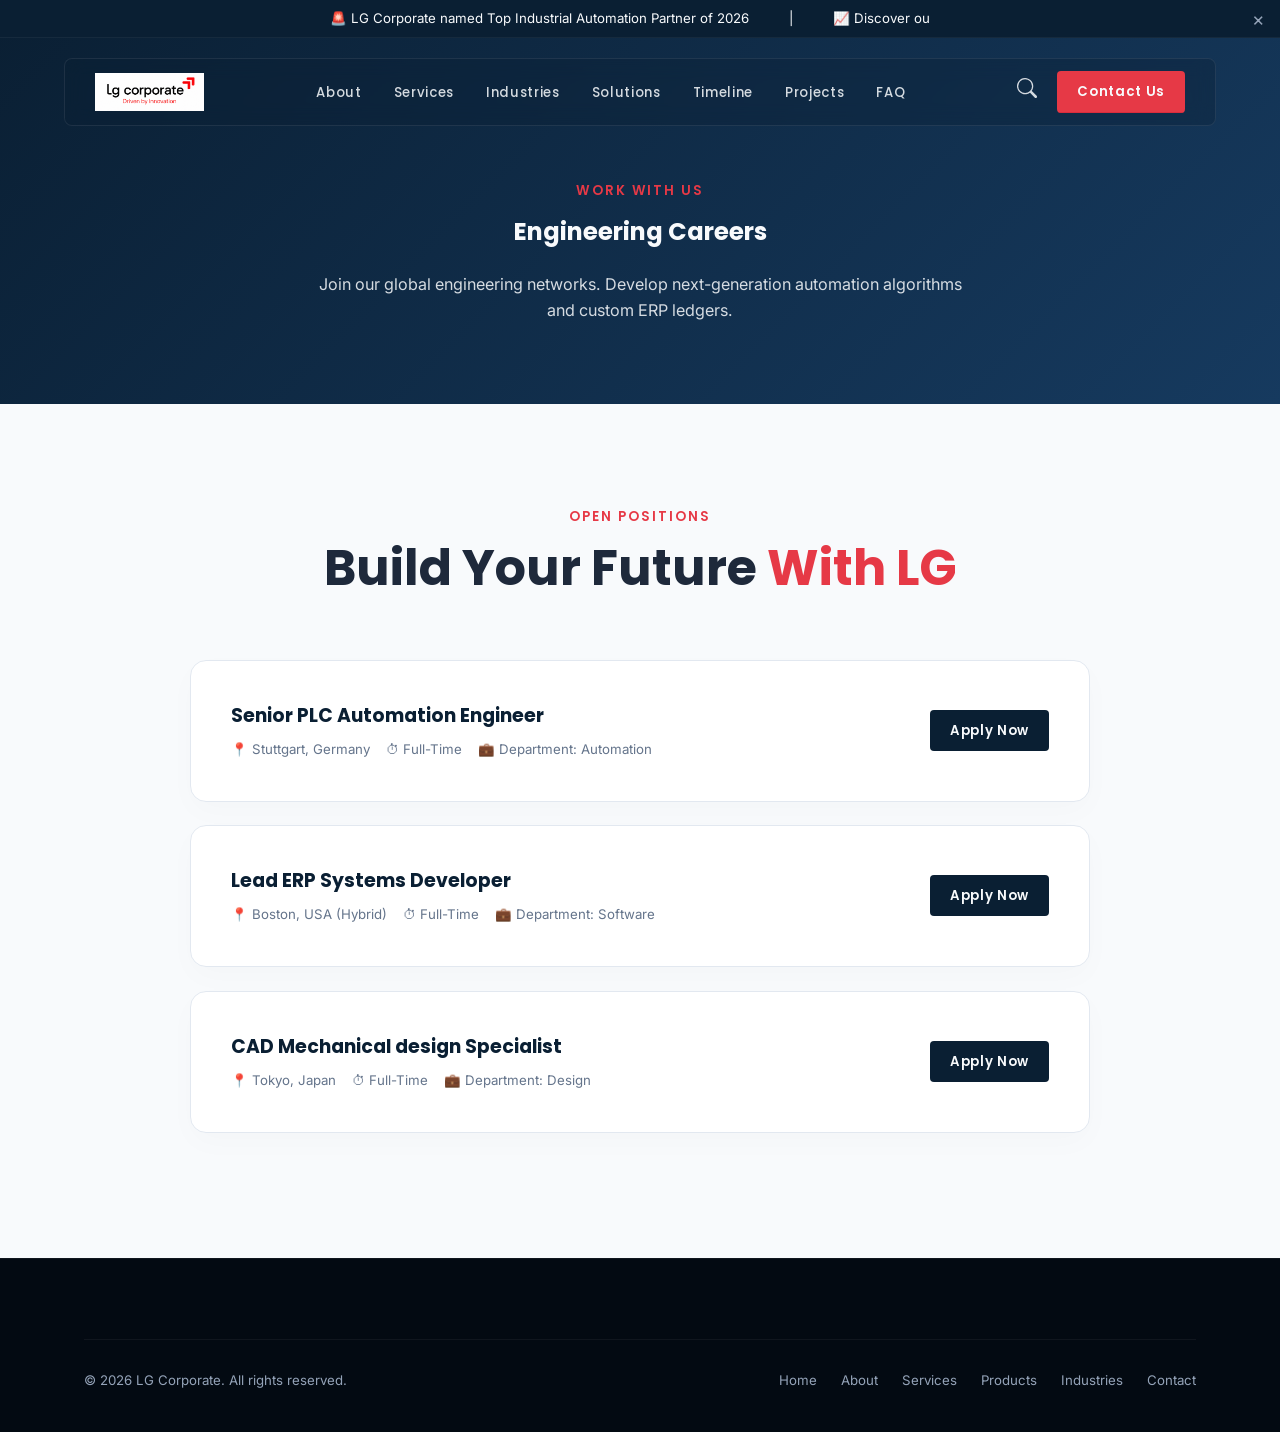
<file: pages/carrers.html>
<!DOCTYPE html>
<html lang="en">
<head>
  <meta charset="UTF-8">
  <meta name="viewport" content="width=device-width, initial-scale=1.0">
  <title>Careers - LG Corporate Engineering Opportunities</title>
  <link rel="shortcut icon" href="../assets/logos/favicon.png" type="image/x-icon">
  <meta name="description" content="Join the elite engineering and software teams at LG Corporate. Explore open positions in industrial automation, CAD design, and database systems.">
  
  <!-- Preconnect to Google Fonts for speed -->
  <link rel="preconnect" href="https://fonts.googleapis.com">
  <link rel="preconnect" href="https://fonts.gstatic.com" crossorigin>

  <!-- Cascading Style Sheets -->
  <link rel="stylesheet" href="../css/utilities.css">
  <link rel="stylesheet" href="../css/animations.css">
  <link rel="stylesheet" href="../css/style.css">
  <link rel="stylesheet" href="../css/responsive.css">
  
  <style>
    .subpage-hero {
      padding: 180px 0 80px 0;
      background: linear-gradient(135deg, var(--color-primary) 0%, var(--color-secondary) 100%);
      color: var(--color-text-light);
      text-align: center;
    }
    .vacancy-card {
      background: #FFFFFF;
      border: 1px solid #E2E8F0;
      border-radius: var(--radius-lg);
      padding: 40px;
      margin-bottom: 24px;
      box-shadow: 0 10px 30px rgba(0, 0, 0, 0.02);
      display: flex;
      justify-content: space-between;
      align-items: center;
      flex-wrap: wrap;
      gap: 20px;
      transition: var(--transition-smooth);
    }
    .vacancy-card:hover {
      transform: translateY(-4px);
      box-shadow: 0 15px 35px rgba(10, 31, 51, 0.04);
      border-color: var(--color-secondary);
    }
    .vacancy-info h3 {
      font-family: var(--font-heading);
      font-weight: 700;
      color: var(--color-primary);
      margin-bottom: 8px;
    }
    .vacancy-meta {
      display: flex;
      gap: 16px;
      font-size: var(--fs-body-sm);
      color: var(--color-text-muted);
    }
  </style>
</head>
<body id="top">

  <!-- Header Component -->
  <header>
    <!-- Announcement Bar -->
    <div class="announcement-bar" id="announcementBar" role="region" aria-label="Announcement Notice">
      <div class="announcement-ticker-container">
        <div class="animate-announcement-ticker">
          <span>🚨 LG Corporate named Top Industrial Automation Partner of 2026</span>
          <span style="margin: 0 40px;">|</span>
          <span>📈 Discover our new Industry 4.0 Digital Transformation blueprints below</span>
        </div>
      </div>
      <button class="announcement-bar-close" id="btnCloseAnnouncement" aria-label="Close Announcement Bar">&times;</button>
    </div>

    <!-- Main Navigation Bar -->
    <div class="header-navigation" id="mainHeader">
      <nav class="navbar-container" aria-label="Main Navigation">
        <!-- Logo -->
        <a href="../index.html" class="nav-logo" id="logoLink" aria-label="LG Corporate Homepage">
          <img src="../assets/logos/lg-coporate-logo.png" alt="LG Corporate Logo">
        </a>

        <!-- Desktop Navigation Menu -->
        <ul class="nav-links" id="desktopNavLinks">
          <li><a href="../index.html#about" class="nav-link">About</a></li>
          <li><a href="../index.html#services" class="nav-link">Services</a></li>
          <li><a href="../index.html#industries" class="nav-link">Industries</a></li>
          <li><a href="../index.html#solutions" class="nav-link">Solutions</a></li>
          <li><a href="../index.html#timeline" class="nav-link">Timeline</a></li>
          <li><a href="../index.html#projects" class="nav-link">Projects</a></li>
          <li><a href="../index.html#faq" class="nav-link">FAQ</a></li>
        </ul>

        <!-- Action Items -->
        <div class="nav-actions">
          <button class="btn-search-trigger" id="btnOpenSearch" aria-label="Open Search Overlay" aria-haspopup="dialog">
            <svg xmlns="http://www.w3.org/2000/svg" width="20" height="20" fill="currentColor" viewBox="0 0 16 16">
              <path d="M11.742 10.344a6.5 6.5 0 1 0-1.397 1.398h-.001c.03.04.062.078.098.115l3.85 3.85a1 1 0 0 0 1.415-1.414l-3.85-3.85a1.007 1.007 0 0 0-.115-.1zM12 6.5a5.5 5.5 0 1 1-11 0 5.5 5.5 0 0 1 11 0z"/>
            </svg>
          </button>
          <a href="../index.html#contact" class="btn btn-primary" id="btnHeaderContact" style="padding: 10px 20px;">Contact Us</a>
          <button class="btn-menu-trigger" id="btnOpenMobileMenu" aria-label="Open Navigation Menu" aria-expanded="false" aria-controls="mobileMenu">
            <svg xmlns="http://www.w3.org/2000/svg" width="28" height="28" fill="currentColor" viewBox="0 0 16 16">
              <path fill-rule="evenodd" d="M2.5 12a.5.5 0 0 1 .5-.5h10a.5.5 0 0 1 0 1H3a.5.5 0 0 1-.5-.5zm0-4.17a.5.5 0 0 1 .5-.5h10a.5.5 0 0 1 0 1H3a.5.5 0 0 1-.5-.5zM3 3.5a.5.5 0 0 0 0 1h10a.5.5 0 0 0 0-1H3z"/>
            </svg>
          </button>
        </div>

        <!-- Scroll Progress Bar -->
        <div class="scroll-progress" id="scrollProgress"></div>
      </nav>
    </div>
  </header>

  <!-- Mobile Drawer Menu Overlay -->
  <div class="mobile-menu-overlay" id="mobileMenu" aria-hidden="true" role="dialog">
    <div class="mobile-menu-header">
      <img src="../assets/logos/lg-coporate-logo.png" alt="LG Corporate Logo" style="height: 35px;">
      <button class="mobile-menu-close" id="btnCloseMobileMenu" aria-label="Close Navigation Menu">&times;</button>
    </div>
    <ul class="mobile-nav-links">
      <li><a href="../index.html#about" class="mobile-nav-link">About Us</a></li>
      <li><a href="../index.html#services" class="mobile-nav-link">Our Services</a></li>
      <li><a href="../index.html#industries" class="mobile-nav-link">Industries We Serve</a></li>
      <li><a href="../index.html#solutions" class="mobile-nav-link">Tech Solutions</a></li>
      <li><a href="../index.html#timeline" class="mobile-nav-link">Corporate Timeline</a></li>
      <li><a href="../index.html#projects" class="mobile-nav-link">Featured Projects</a></li>
      <li><a href="../index.html#faq" class="mobile-nav-link">FAQ Support</a></li>
      <li><a href="../index.html#contact" class="mobile-nav-link">Get In Touch</a></li>
    </ul>
  </div>

  <main>
    <!-- Subpage Hero banner -->
    <section class="subpage-hero" aria-label="Careers Hero">
      <div class="container">
        <span class="section-subtitle" style="color: var(--color-accent);">Work With Us</span>
        <h1 class="fs-hero-title font-heading" style="margin-top: 10px;">Engineering Careers</h1>
        <p style="margin-top: 20px; max-width: 650px; margin-left: auto; margin-right: auto; opacity: 0.85;">
          Join our global engineering networks. Develop next-generation automation algorithms and custom ERP ledgers.
        </p>
      </div>
    </section>

    <!-- Vacancies List Section -->
    <section class="section">
      <div class="container">
        <div class="section-header" data-reveal="fade-up">
          <span class="section-subtitle">Open Positions</span>
          <h2 class="section-title">Build Your Future <span>With LG</span></h2>
        </div>

        <div style="max-width: 900px; margin: 0 auto;">
          
          <!-- Job 1 -->
          <div class="vacancy-card" data-reveal="fade-up" data-delay="100">
            <div class="vacancy-info">
              <h3>Senior PLC Automation Engineer</h3>
              <div class="vacancy-meta">
                <span>📍 Stuttgart, Germany</span>
                <span>⏱ Full-Time</span>
                <span>💼 Department: Automation</span>
              </div>
            </div>
            <a href="contact.html" class="btn btn-dark" style="padding: 10px 20px;">Apply Now</a>
          </div>

          <!-- Job 2 -->
          <div class="vacancy-card" data-reveal="fade-up" data-delay="200">
            <div class="vacancy-info">
              <h3>Lead ERP Systems Developer</h3>
              <div class="vacancy-meta">
                <span>📍 Boston, USA (Hybrid)</span>
                <span>⏱ Full-Time</span>
                <span>💼 Department: Software</span>
              </div>
            </div>
            <a href="contact.html" class="btn btn-dark" style="padding: 10px 20px;">Apply Now</a>
          </div>

          <!-- Job 3 -->
          <div class="vacancy-card" data-reveal="fade-up" data-delay="300">
            <div class="vacancy-info">
              <h3>CAD Mechanical design Specialist</h3>
              <div class="vacancy-meta">
                <span>📍 Tokyo, Japan</span>
                <span>⏱ Full-Time</span>
                <span>💼 Department: Design</span>
              </div>
            </div>
            <a href="contact.html" class="btn btn-dark" style="padding: 10px 20px;">Apply Now</a>
          </div>

        </div>
      </div>
    </section>

  </main>

  <!-- Footer Component -->
  <footer class="site-footer" role="contentinfo">
    <div class="container">
      <div class="footer-bottom">
        <p class="footer-copy">&copy; 2026 LG Corporate. All rights reserved.</p>
        <div class="footer-bottom-links">
          <a href="../index.html">Home</a>
          <a href="about.html">About</a>
          <a href="services.html">Services</a>
          <a href="products.html">Products</a>
          <a href="industries.html">Industries</a>
          <a href="contact.html">Contact</a>
        </div>
      </div>
    </div>
  </footer>

  <!-- Scripts -->
  <script src="../js/navbar.js"></script>
  <script src="../js/counter.js"></script>
  <script src="../js/animations.js"></script>
  <script src="../js/script.js"></script>
</body>
</html>
</file>
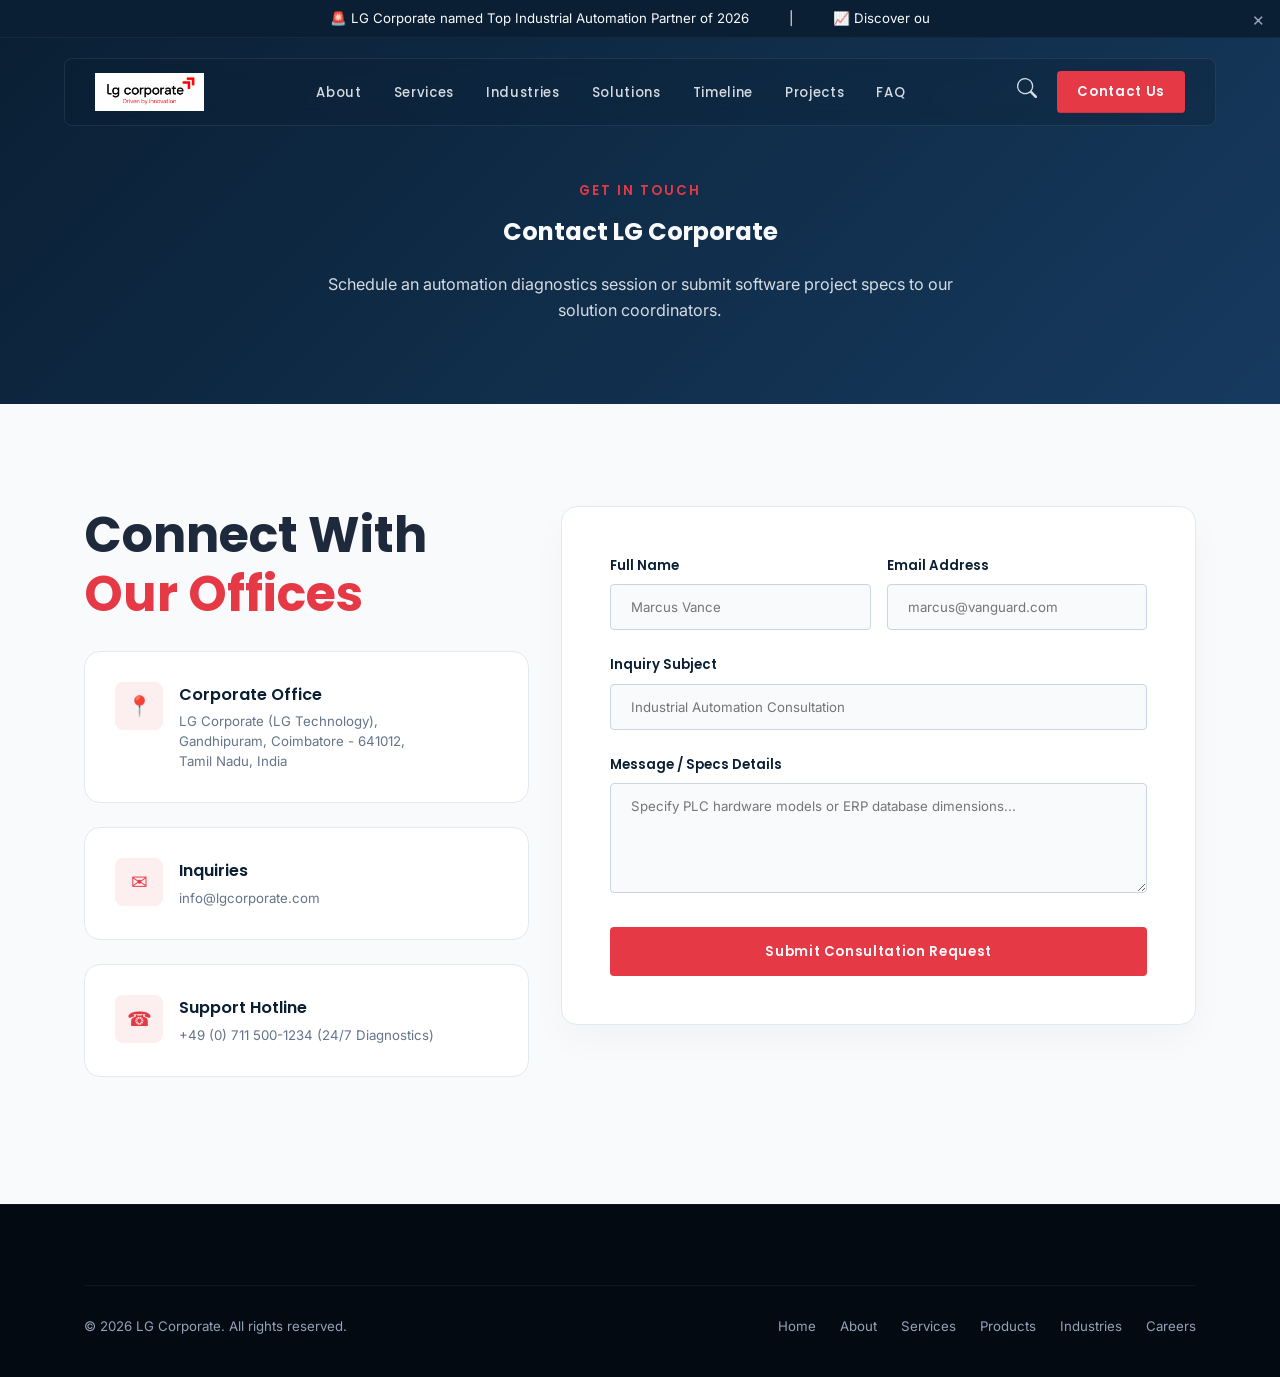
<file: pages/contact.html>
<!DOCTYPE html>
<html lang="en">
<head>
  <meta charset="UTF-8">
  <meta name="viewport" content="width=device-width, initial-scale=1.0">
  <title>Contact Us - LG Corporate</title>
  <link rel="shortcut icon" href="../assets/logos/favicon.png" type="image/x-icon">
  <meta name="description" content="Get in touch with LG Corporate's engineering and software team for industrial automation consulting.">
  
  <!-- Preconnect to Google Fonts for speed -->
  <link rel="preconnect" href="https://fonts.googleapis.com">
  <link rel="preconnect" href="https://fonts.gstatic.com" crossorigin>

  <!-- Cascading Style Sheets -->
  <link rel="stylesheet" href="../css/utilities.css">
  <link rel="stylesheet" href="../css/animations.css">
  <link rel="stylesheet" href="../css/style.css">
  <link rel="stylesheet" href="../css/responsive.css">
  
  <style>
    .subpage-hero {
      padding: 180px 0 80px 0;
      background: linear-gradient(135deg, var(--color-primary) 0%, var(--color-secondary) 100%);
      color: var(--color-text-light);
      text-align: center;
    }
    .contact-form-panel {
      background: #FFFFFF;
      border: 1px solid #E2E8F0;
      border-radius: var(--radius-lg);
      padding: 48px;
      box-shadow: 0 15px 35px rgba(0, 0, 0, 0.03);
    }
    .form-group {
      margin-bottom: 24px;
      display: flex;
      flex-direction: column;
      gap: 8px;
      text-align: left;
    }
    .form-group label {
      font-family: var(--font-heading);
      font-size: var(--fs-body-sm);
      font-weight: 600;
      color: var(--color-primary);
    }
    .form-control {
      width: 100%;
      background: var(--color-bg-light);
      border: 1px solid #CBD5E1;
      padding: 14px 20px;
      border-radius: var(--radius-sm);
      color: var(--color-text-main);
      outline: none;
      font-family: inherit;
      font-size: var(--fs-body-sm);
      transition: var(--transition-fast);
    }
    .form-control:focus {
      border-color: var(--color-accent);
      background: #FFFFFF;
    }
    .info-card {
      background: #FFFFFF;
      border: 1px solid #E2E8F0;
      border-radius: var(--radius-lg);
      padding: 30px;
      margin-bottom: 24px;
      display: flex;
      gap: 16px;
      align-items: flex-start;
    }
    .info-icon {
      width: 48px;
      height: 48px;
      background: rgba(230, 57, 70, 0.08);
      color: var(--color-accent);
      border-radius: var(--radius-md);
      display: flex;
      align-items: center;
      justify-content: center;
      flex-shrink: 0;
      font-size: 1.25rem;
    }
  </style>
</head>
<body id="top">

  <!-- Header Component -->
  <header>
    <!-- Announcement Bar -->
    <div class="announcement-bar" id="announcementBar" role="region" aria-label="Announcement Notice">
      <div class="announcement-ticker-container">
        <div class="animate-announcement-ticker">
          <span>🚨 LG Corporate named Top Industrial Automation Partner of 2026</span>
          <span style="margin: 0 40px;">|</span>
          <span>📈 Discover our new Industry 4.0 Digital Transformation blueprints below</span>
        </div>
      </div>
      <button class="announcement-bar-close" id="btnCloseAnnouncement" aria-label="Close Announcement Bar">&times;</button>
    </div>

    <!-- Main Navigation Bar -->
    <div class="header-navigation" id="mainHeader">
      <nav class="navbar-container" aria-label="Main Navigation">
        <!-- Logo -->
        <a href="../index.html" class="nav-logo" id="logoLink" aria-label="LG Corporate Homepage">
          <img src="../assets/logos/lg-coporate-logo.png" alt="LG Corporate Logo">
        </a>

        <!-- Desktop Navigation Menu -->
        <ul class="nav-links" id="desktopNavLinks">
          <li><a href="../index.html#about" class="nav-link">About</a></li>
          <li><a href="../index.html#services" class="nav-link">Services</a></li>
          <li><a href="../index.html#industries" class="nav-link">Industries</a></li>
          <li><a href="../index.html#solutions" class="nav-link">Solutions</a></li>
          <li><a href="../index.html#timeline" class="nav-link">Timeline</a></li>
          <li><a href="../index.html#projects" class="nav-link">Projects</a></li>
          <li><a href="../index.html#faq" class="nav-link">FAQ</a></li>
        </ul>

        <!-- Action Items -->
        <div class="nav-actions">
          <button class="btn-search-trigger" id="btnOpenSearch" aria-label="Open Search Overlay" aria-haspopup="dialog">
            <svg xmlns="http://www.w3.org/2000/svg" width="20" height="20" fill="currentColor" viewBox="0 0 16 16">
              <path d="M11.742 10.344a6.5 6.5 0 1 0-1.397 1.398h-.001c.03.04.062.078.098.115l3.85 3.85a1 1 0 0 0 1.415-1.414l-3.85-3.85a1.007 1.007 0 0 0-.115-.1zM12 6.5a5.5 5.5 0 1 1-11 0 5.5 5.5 0 0 1 11 0z"/>
            </svg>
          </button>
          <a href="../index.html#contact" class="btn btn-primary" id="btnHeaderContact" style="padding: 10px 20px;">Contact Us</a>
          <button class="btn-menu-trigger" id="btnOpenMobileMenu" aria-label="Open Navigation Menu" aria-expanded="false" aria-controls="mobileMenu">
            <svg xmlns="http://www.w3.org/2000/svg" width="28" height="28" fill="currentColor" viewBox="0 0 16 16">
              <path fill-rule="evenodd" d="M2.5 12a.5.5 0 0 1 .5-.5h10a.5.5 0 0 1 0 1H3a.5.5 0 0 1-.5-.5zm0-4.17a.5.5 0 0 1 .5-.5h10a.5.5 0 0 1 0 1H3a.5.5 0 0 1-.5-.5zM3 3.5a.5.5 0 0 0 0 1h10a.5.5 0 0 0 0-1H3z"/>
            </svg>
          </button>
        </div>

        <!-- Scroll Progress Bar -->
        <div class="scroll-progress" id="scrollProgress"></div>
      </nav>
    </div>
  </header>

  <!-- Mobile Drawer Menu Overlay -->
  <div class="mobile-menu-overlay" id="mobileMenu" aria-hidden="true" role="dialog">
    <div class="mobile-menu-header">
      <img src="../assets/logos/lg-coporate-logo.png" alt="LG Corporate Logo" style="height: 35px;">
      <button class="mobile-menu-close" id="btnCloseMobileMenu" aria-label="Close Navigation Menu">&times;</button>
    </div>
    <ul class="mobile-nav-links">
      <li><a href="../index.html#about" class="mobile-nav-link">About Us</a></li>
      <li><a href="../index.html#services" class="mobile-nav-link">Our Services</a></li>
      <li><a href="../index.html#industries" class="mobile-nav-link">Industries We Serve</a></li>
      <li><a href="../index.html#solutions" class="mobile-nav-link">Tech Solutions</a></li>
      <li><a href="../index.html#timeline" class="mobile-nav-link">Corporate Timeline</a></li>
      <li><a href="../index.html#projects" class="mobile-nav-link">Featured Projects</a></li>
      <li><a href="../index.html#faq" class="mobile-nav-link">FAQ Support</a></li>
      <li><a href="../index.html#contact" class="mobile-nav-link">Get In Touch</a></li>
    </ul>
  </div>

  <main>
    <!-- Subpage Hero banner -->
    <section class="subpage-hero" aria-label="Contact Hero">
      <div class="container">
        <span class="section-subtitle" style="color: var(--color-accent);">Get In Touch</span>
        <h1 class="fs-hero-title font-heading" style="margin-top: 10px;">Contact LG Corporate</h1>
        <p style="margin-top: 20px; max-width: 650px; margin-left: auto; margin-right: auto; opacity: 0.85;">
          Schedule an automation diagnostics session or submit software project specs to our solution coordinators.
        </p>
      </div>
    </section>

    <!-- Form Section -->
    <section class="section">
      <div class="container">
        <div class="grid-12">
          
          <!-- Contact Info Column -->
          <div class="col-5 col-lg-12" data-reveal="fade-right">
            <h2 class="section-title" style="margin-bottom: 28px;">Connect With <span>Our Offices</span></h2>
            
            <div class="info-card">
              <div class="info-icon">📍</div>
              <div>
                <h4 class="font-heading" style="font-weight: 600; color: var(--color-primary);">Corporate Office</h4>
                <p style="font-size: var(--fs-body-sm); color: var(--color-text-muted); margin-top: 4px; line-height: 1.5;">
                  LG Corporate (LG Technology),<br>
                  Gandhipuram, Coimbatore - 641012,<br>
                  Tamil Nadu, India
                </p>
              </div>
            </div>

            <div class="info-card">
              <div class="info-icon">✉</div>
              <div>
                <h4 class="font-heading" style="font-weight: 600; color: var(--color-primary);">Inquiries</h4>
                <p style="font-size: var(--fs-body-sm); color: var(--color-text-muted); margin-top: 4px;">info@lgcorporate.com</p>
              </div>
            </div>

            <div class="info-card">
              <div class="info-icon">☎</div>
              <div>
                <h4 class="font-heading" style="font-weight: 600; color: var(--color-primary);">Support Hotline</h4>
                <p style="font-size: var(--fs-body-sm); color: var(--color-text-muted); margin-top: 4px;">+49 (0) 711 500-1234 (24/7 Diagnostics)</p>
              </div>
            </div>
          </div>

          <!-- Glass Form Column -->
          <div class="col-7 col-lg-12" data-reveal="fade-left" data-delay="300">
            <div class="contact-form-panel">
              <form action="#" method="post" aria-label="Send a direct corporate message">
                <div class="grid-12" style="gap: 0 16px;">
                  <div class="col-6 col-sm-12 form-group">
                    <label for="contactName">Full Name</label>
                    <input type="text" id="contactName" class="form-control" placeholder="Marcus Vance" required>
                  </div>
                  <div class="col-6 col-sm-12 form-group">
                    <label for="contactEmail">Email Address</label>
                    <input type="email" id="contactEmail" class="form-control" placeholder="marcus@vanguard.com" required>
                  </div>
                </div>
                <div class="form-group">
                  <label for="contactSubject">Inquiry Subject</label>
                  <input type="text" id="contactSubject" class="form-control" placeholder="Industrial Automation Consultation" required>
                </div>
                <div class="form-group">
                  <label for="contactMsg">Message / Specs Details</label>
                  <textarea id="contactMsg" class="form-control" rows="5" placeholder="Specify PLC hardware models or ERP database dimensions..." required></textarea>
                </div>
                <button type="submit" class="btn btn-primary" style="width: 100%; margin-top: 10px;">Submit Consultation Request</button>
              </form>
            </div>
          </div>

        </div>
      </div>
    </section>

  </main>

  <!-- Footer Component -->
  <footer class="site-footer" role="contentinfo">
    <div class="container">
      <div class="footer-bottom">
        <p class="footer-copy">&copy; 2026 LG Corporate. All rights reserved.</p>
        <div class="footer-bottom-links">
          <a href="../index.html">Home</a>
          <a href="about.html">About</a>
          <a href="services.html">Services</a>
          <a href="products.html">Products</a>
          <a href="industries.html">Industries</a>
          <a href="carrers.html">Careers</a>
        </div>
      </div>
    </div>
  </footer>

  <!-- Scripts -->
  <script src="../js/navbar.js"></script>
  <script src="../js/counter.js"></script>
  <script src="../js/animations.js"></script>
  <script src="../js/script.js"></script>
</body>
</html>
</file>
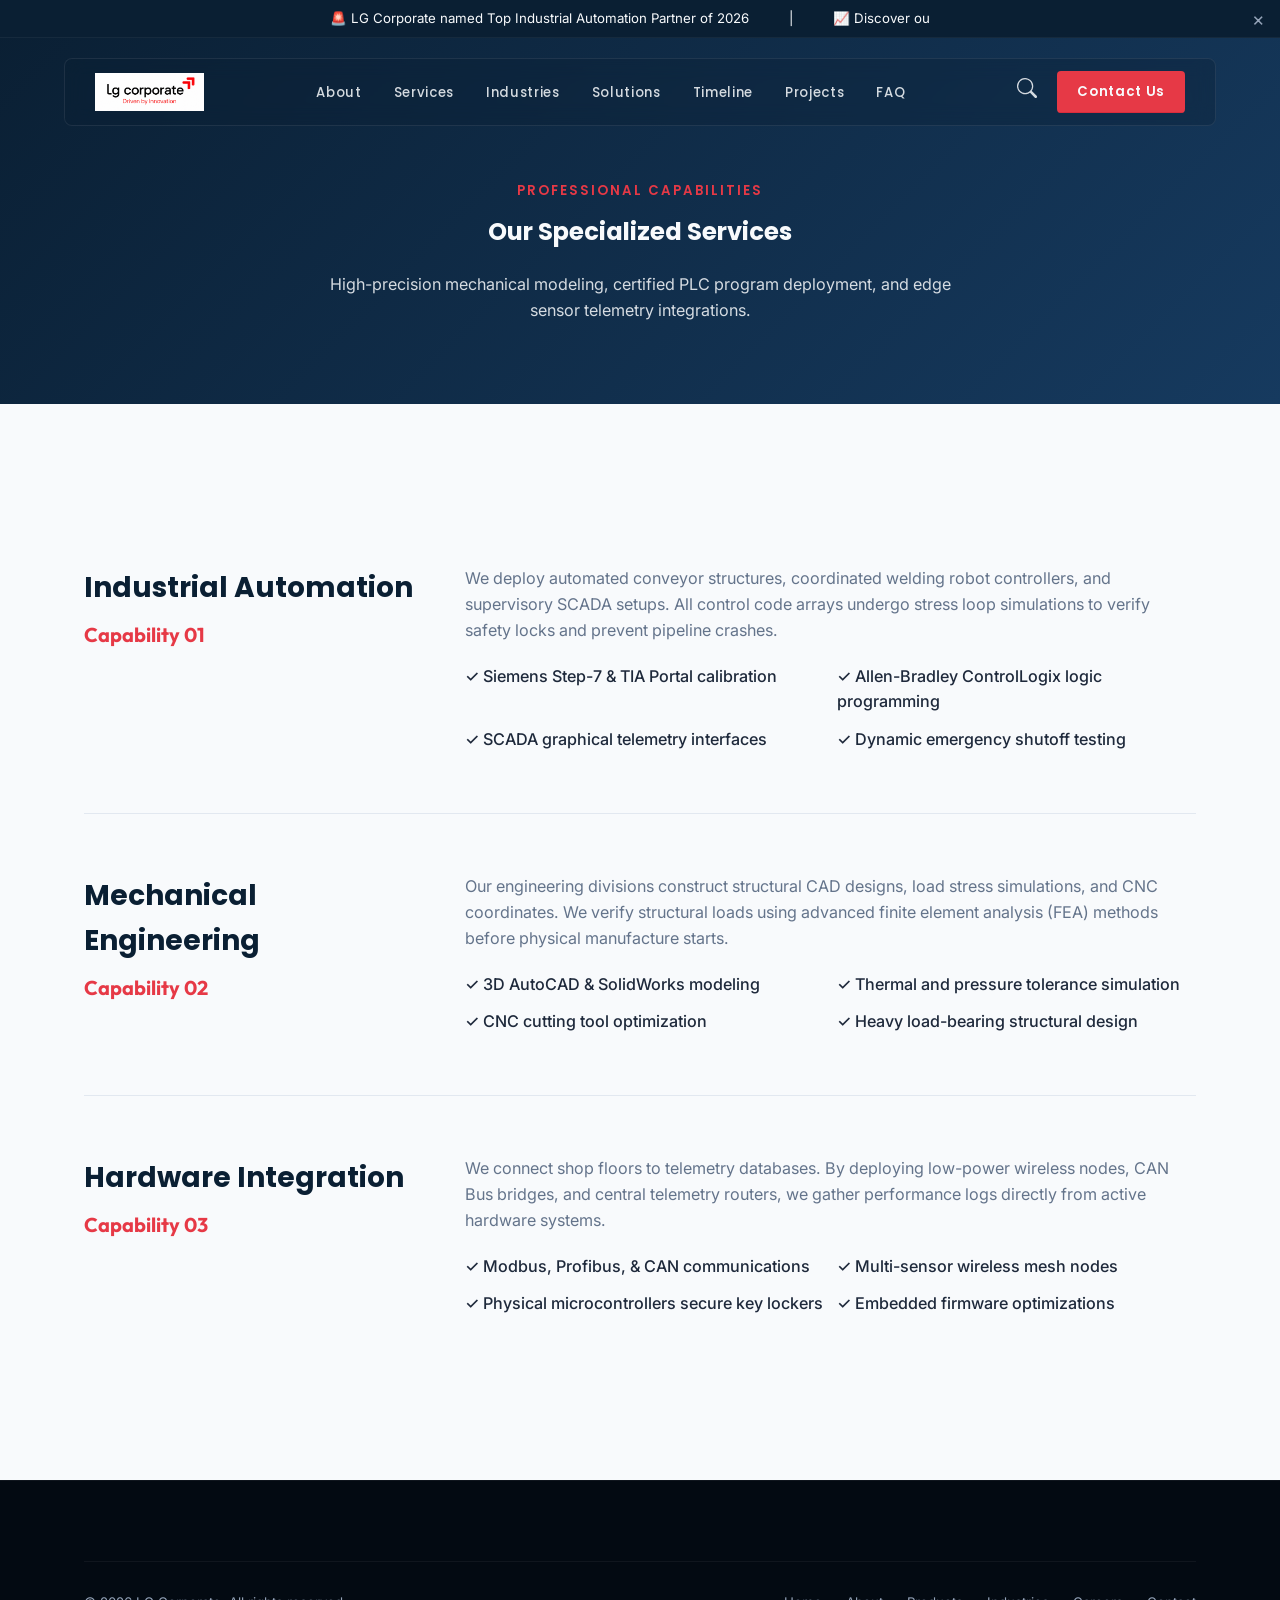
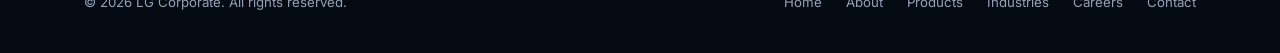
<file: pages/services.html>
<!DOCTYPE html>
<html lang="en">
<head>
  <meta charset="UTF-8">
  <meta name="viewport" content="width=device-width, initial-scale=1.0">
  <title>Services - LG Corporate Engineering Solutions</title>
  <link rel="shortcut icon" href="../assets/logos/favicon.png" type="image/x-icon">
  <meta name="description" content="Explore LG Corporate's engineering services: industrial automation, CAD mechanics, hardware integration, and telemetry calibration.">
  
  <!-- Preconnect to Google Fonts for speed -->
  <link rel="preconnect" href="https://fonts.googleapis.com">
  <link rel="preconnect" href="https://fonts.gstatic.com" crossorigin>

  <!-- Cascading Style Sheets -->
  <link rel="stylesheet" href="../css/utilities.css">
  <link rel="stylesheet" href="../css/animations.css">
  <link rel="stylesheet" href="../css/style.css">
  <link rel="stylesheet" href="../css/responsive.css">
  
  <style>
    .subpage-hero {
      padding: 180px 0 80px 0;
      background: linear-gradient(135deg, var(--color-primary) 0%, var(--color-secondary) 100%);
      color: var(--color-text-light);
      text-align: center;
    }
    .service-detail-item {
      padding: 60px 0;
      border-bottom: 1px solid #E2E8F0;
    }
    .service-detail-item:last-child {
      border-bottom: none;
    }
  </style>
</head>
<body id="top">

  <!-- Header Component -->
  <header>
    <!-- Announcement Bar -->
    <div class="announcement-bar" id="announcementBar" role="region" aria-label="Announcement Notice">
      <div class="announcement-ticker-container">
        <div class="animate-announcement-ticker">
          <span>🚨 LG Corporate named Top Industrial Automation Partner of 2026</span>
          <span style="margin: 0 40px;">|</span>
          <span>📈 Discover our new Industry 4.0 Digital Transformation blueprints below</span>
        </div>
      </div>
      <button class="announcement-bar-close" id="btnCloseAnnouncement" aria-label="Close Announcement Bar">&times;</button>
    </div>

    <!-- Main Navigation Bar -->
    <div class="header-navigation" id="mainHeader">
      <nav class="navbar-container" aria-label="Main Navigation">
        <!-- Logo -->
        <a href="../index.html" class="nav-logo" id="logoLink" aria-label="LG Corporate Homepage">
          <img src="../assets/logos/lg-coporate-logo.png" alt="LG Corporate Logo">
        </a>

        <!-- Desktop Navigation Menu -->
        <ul class="nav-links" id="desktopNavLinks">
          <li><a href="../index.html#about" class="nav-link">About</a></li>
          <li><a href="../index.html#services" class="nav-link">Services</a></li>
          <li><a href="../index.html#industries" class="nav-link">Industries</a></li>
          <li><a href="../index.html#solutions" class="nav-link">Solutions</a></li>
          <li><a href="../index.html#timeline" class="nav-link">Timeline</a></li>
          <li><a href="../index.html#projects" class="nav-link">Projects</a></li>
          <li><a href="../index.html#faq" class="nav-link">FAQ</a></li>
        </ul>

        <!-- Action Items -->
        <div class="nav-actions">
          <button class="btn-search-trigger" id="btnOpenSearch" aria-label="Open Search Overlay" aria-haspopup="dialog">
            <svg xmlns="http://www.w3.org/2000/svg" width="20" height="20" fill="currentColor" viewBox="0 0 16 16">
              <path d="M11.742 10.344a6.5 6.5 0 1 0-1.397 1.398h-.001c.03.04.062.078.098.115l3.85 3.85a1 1 0 0 0 1.415-1.414l-3.85-3.85a1.007 1.007 0 0 0-.115-.1zM12 6.5a5.5 5.5 0 1 1-11 0 5.5 5.5 0 0 1 11 0z"/>
            </svg>
          </button>
          <a href="../index.html#contact" class="btn btn-primary" id="btnHeaderContact" style="padding: 10px 20px;">Contact Us</a>
          <button class="btn-menu-trigger" id="btnOpenMobileMenu" aria-label="Open Navigation Menu" aria-expanded="false" aria-controls="mobileMenu">
            <svg xmlns="http://www.w3.org/2000/svg" width="28" height="28" fill="currentColor" viewBox="0 0 16 16">
              <path fill-rule="evenodd" d="M2.5 12a.5.5 0 0 1 .5-.5h10a.5.5 0 0 1 0 1H3a.5.5 0 0 1-.5-.5zm0-4.17a.5.5 0 0 1 .5-.5h10a.5.5 0 0 1 0 1H3a.5.5 0 0 1-.5-.5zM3 3.5a.5.5 0 0 0 0 1h10a.5.5 0 0 0 0-1H3z"/>
            </svg>
          </button>
        </div>

        <!-- Scroll Progress Bar -->
        <div class="scroll-progress" id="scrollProgress"></div>
      </nav>
    </div>
  </header>

  <!-- Mobile Drawer Menu Overlay -->
  <div class="mobile-menu-overlay" id="mobileMenu" aria-hidden="true" role="dialog">
    <div class="mobile-menu-header">
      <img src="../assets/logos/lg-coporate-logo.png" alt="LG Corporate Logo" style="height: 35px;">
      <button class="mobile-menu-close" id="btnCloseMobileMenu" aria-label="Close Navigation Menu">&times;</button>
    </div>
    <ul class="mobile-nav-links">
      <li><a href="../index.html#about" class="mobile-nav-link">About Us</a></li>
      <li><a href="../index.html#services" class="mobile-nav-link">Our Services</a></li>
      <li><a href="../index.html#industries" class="mobile-nav-link">Industries We Serve</a></li>
      <li><a href="../index.html#solutions" class="mobile-nav-link">Tech Solutions</a></li>
      <li><a href="../index.html#timeline" class="mobile-nav-link">Corporate Timeline</a></li>
      <li><a href="../index.html#projects" class="mobile-nav-link">Featured Projects</a></li>
      <li><a href="../index.html#faq" class="mobile-nav-link">FAQ Support</a></li>
      <li><a href="../index.html#contact" class="mobile-nav-link">Get In Touch</a></li>
    </ul>
  </div>

  <main>
    <!-- Subpage Hero banner -->
    <section class="subpage-hero" aria-label="Services Hero">
      <div class="container">
        <span class="section-subtitle" style="color: var(--color-accent);">Professional Capabilities</span>
        <h1 class="fs-hero-title font-heading" style="margin-top: 10px;">Our Specialized Services</h1>
        <p style="margin-top: 20px; max-width: 650px; margin-left: auto; margin-right: auto; opacity: 0.85;">
          High-precision mechanical modeling, certified PLC program deployment, and edge sensor telemetry integrations.
        </p>
      </div>
    </section>

    <!-- Services Details List -->
    <section class="section">
      <div class="container">
        
        <!-- Service 1 -->
        <div class="grid-12 service-detail-item" data-reveal="fade-up">
          <div class="col-4 col-lg-12">
            <h3 class="font-heading" style="font-weight: 700; color: var(--color-primary); font-size: 1.75rem;">Industrial Automation</h3>
            <span style="font-family: var(--font-numbers); color: var(--color-accent); font-size: 1.25rem; font-weight: 700; display: block; margin-top: 8px;">Capability 01</span>
          </div>
          <div class="col-8 col-lg-12">
            <p style="color: var(--color-text-muted);">
              We deploy automated conveyor structures, coordinated welding robot controllers, and supervisory SCADA setups. All control code arrays undergo stress loop simulations to verify safety locks and prevent pipeline crashes.
            </p>
            <ul style="margin-top: 20px; list-style: none; display: grid; grid-template-columns: repeat(2, 1fr); gap: 12px; font-weight: 500;">
              <li>✓ Siemens Step-7 & TIA Portal calibration</li>
              <li>✓ Allen-Bradley ControlLogix logic programming</li>
              <li>✓ SCADA graphical telemetry interfaces</li>
              <li>✓ Dynamic emergency shutoff testing</li>
            </ul>
          </div>
        </div>

        <!-- Service 2 -->
        <div class="grid-12 service-detail-item" data-reveal="fade-up">
          <div class="col-4 col-lg-12">
            <h3 class="font-heading" style="font-weight: 700; color: var(--color-primary); font-size: 1.75rem;">Mechanical Engineering</h3>
            <span style="font-family: var(--font-numbers); color: var(--color-accent); font-size: 1.25rem; font-weight: 700; display: block; margin-top: 8px;">Capability 02</span>
          </div>
          <div class="col-8 col-lg-12">
            <p style="color: var(--color-text-muted);">
              Our engineering divisions construct structural CAD designs, load stress simulations, and CNC coordinates. We verify structural loads using advanced finite element analysis (FEA) methods before physical manufacture starts.
            </p>
            <ul style="margin-top: 20px; list-style: none; display: grid; grid-template-columns: repeat(2, 1fr); gap: 12px; font-weight: 500;">
              <li>✓ 3D AutoCAD & SolidWorks modeling</li>
              <li>✓ Thermal and pressure tolerance simulation</li>
              <li>✓ CNC cutting tool optimization</li>
              <li>✓ Heavy load-bearing structural design</li>
            </ul>
          </div>
        </div>

        <!-- Service 3 -->
        <div class="grid-12 service-detail-item" data-reveal="fade-up">
          <div class="col-4 col-lg-12">
            <h3 class="font-heading" style="font-weight: 700; color: var(--color-primary); font-size: 1.75rem;">Hardware Integration</h3>
            <span style="font-family: var(--font-numbers); color: var(--color-accent); font-size: 1.25rem; font-weight: 700; display: block; margin-top: 8px;">Capability 03</span>
          </div>
          <div class="col-8 col-lg-12">
            <p style="color: var(--color-text-muted);">
              We connect shop floors to telemetry databases. By deploying low-power wireless nodes, CAN Bus bridges, and central telemetry routers, we gather performance logs directly from active hardware systems.
            </p>
            <ul style="margin-top: 20px; list-style: none; display: grid; grid-template-columns: repeat(2, 1fr); gap: 12px; font-weight: 500;">
              <li>✓ Modbus, Profibus, & CAN communications</li>
              <li>✓ Multi-sensor wireless mesh nodes</li>
              <li>✓ Physical microcontrollers secure key lockers</li>
              <li>✓ Embedded firmware optimizations</li>
            </ul>
          </div>
        </div>

      </div>
    </section>

  </main>

  <!-- Footer Component -->
  <footer class="site-footer" role="contentinfo">
    <div class="container">
      <div class="footer-bottom">
        <p class="footer-copy">&copy; 2026 LG Corporate. All rights reserved.</p>
        <div class="footer-bottom-links">
          <a href="../index.html">Home</a>
          <a href="about.html">About</a>
          <a href="products.html">Products</a>
          <a href="industries.html">Industries</a>
          <a href="carrers.html">Careers</a>
          <a href="contact.html">Contact</a>
        </div>
      </div>
    </div>
  </footer>

  <!-- Scripts -->
  <script src="../js/navbar.js"></script>
  <script src="../js/counter.js"></script>
  <script src="../js/animations.js"></script>
  <script src="../js/script.js"></script>
</body>
</html>
</file>
<file: css/utilities.css>
/* ==========================================================================
   LG CORPORATE - DESIGN SYSTEM & UTILITIES (css/utilities.css)
   ========================================================================== */

/* 1. Google Fonts Import */
@import url('https://fonts.googleapis.com/css2?family=Inter:wght@300;400;500;600;700&family=Outfit:wght@400;600;700;800&family=Poppins:wght@300;400;500;600;700;800&display=swap');

/* 2. Custom Properties (Design Tokens) */
:root {
  /* Color Palette */
  --color-primary: #0A1F33;
  --color-secondary: #163A5F;
  --color-accent: #E63946;
  --color-accent-hover: #D62839;
  --color-bg-light: #F8FAFC;
  --color-bg-dark: #06111C;
  --color-text-main: #1E293B;
  --color-text-muted: #64748B;
  --color-text-light: #F8FAFC;
  --color-text-light-muted: #94A3B8;

  /* Glassmorphism Styles */
  --glass-bg-light: rgba(255, 255, 255, 0.75);
  --glass-bg-dark: rgba(10, 31, 51, 0.65);
  --glass-border-light: rgba(255, 255, 255, 0.35);
  --glass-border-dark: rgba(255, 255, 255, 0.08);
  --glass-shadow: 0 8px 32px 0 rgba(0, 0, 0, 0.08);
  --glass-shadow-dark: 0 8px 32px 0 rgba(0, 0, 0, 0.25);
  --glass-backdrop-blur: 15px;

  /* Typography Fonts */
  --font-heading: 'Poppins', sans-serif;
  --font-body: 'Inter', sans-serif;
  --font-numbers: 'Outfit', sans-serif;

  /* Fluid Typography Sizes (Scales fluidly from 320px to 3840px 4K) */
  --fs-hero-title: clamp(2.25rem, 4.5vw + 1rem, 6rem);
  --fs-hero-subtitle: clamp(1rem, 1.5vw + 0.5rem, 2rem);
  --fs-section-title: clamp(1.75rem, 3.2vw + 0.5rem, 3.5rem);
  --fs-section-subtitle: clamp(0.85rem, 0.8vw + 0.6rem, 1.25rem);
  --fs-card-title: clamp(1.15rem, 1vw + 0.8rem, 1.75rem);
  --fs-body: clamp(0.95rem, 0.2vw + 0.85rem, 1.25rem);
  --fs-body-sm: clamp(0.8rem, 0.1vw + 0.75rem, 1rem);
  --fs-stats-num: clamp(2.5rem, 5vw + 1rem, 6rem);

  /* Fluid Spacing & Grid System */
  --container-max-width: min(1280px, 90vw);
  --section-padding: clamp(60px, 8vw, 120px);
  --grid-gap: clamp(16px, 2.5vw, 32px);
  
  /* Transition Presets */
  --transition-smooth: all 0.4s cubic-bezier(0.16, 1, 0.3, 1);
  --transition-fast: all 0.2s ease-out;
  --transition-slow: all 0.8s cubic-bezier(0.16, 1, 0.3, 1);
  
  /* Border Radius */
  --radius-sm: 4px;
  --radius-md: 8px;
  --radius-lg: 16px;
  --radius-full: 9999px;
}

/* Apply 4K modifications */
@media (min-width: 2560px) {
  :root {
    --container-max-width: min(2000px, 92vw);
    --section-padding: 160px;
    --grid-gap: 48px;
  }
}

/* 3. Global CSS Reset & Base Styles */
*, *::before, *::after {
  box-sizing: border-box;
  margin: 0;
  padding: 0;
}

html {
  scroll-behavior: smooth;
  font-size: 16px;
  -webkit-font-smoothing: antialiased;
  -moz-osx-font-smoothing: grayscale;
}

/* High-contrast and dark-mode friendly defaults */
body {
  font-family: var(--font-body);
  font-size: var(--fs-body);
  color: var(--color-text-main);
  background-color: var(--color-bg-light);
  line-height: 1.6;
  overflow-x: hidden;
}

img {
  max-width: 100%;
  height: auto;
  display: block;
}

a {
  color: inherit;
  text-decoration: none;
  transition: var(--transition-fast);
}

button {
  background: none;
  border: none;
  font: inherit;
  cursor: pointer;
}

/* Accessibility Focus Styles */
*:focus-visible {
  outline: 2px solid var(--color-accent);
  outline-offset: 4px;
}

/* 4. Common Layout Classes */
.container {
  width: 100%;
  max-width: var(--container-max-width);
  margin-left: auto;
  margin-right: auto;
  padding-left: 20px;
  padding-right: 20px;
}

.section {
  padding-top: var(--section-padding);
  padding-bottom: var(--section-padding);
  position: relative;
}

.section-dark {
  background-color: var(--color-bg-dark);
  color: var(--color-text-light);
}

.section-header {
  text-align: center;
  max-width: 700px;
  margin: 0 auto calc(var(--section-padding) * 0.6) auto;
}

.section-subtitle {
  font-family: var(--font-heading);
  font-size: var(--fs-body-sm);
  text-transform: uppercase;
  letter-spacing: 0.15em;
  color: var(--color-accent);
  font-weight: 600;
  margin-bottom: 12px;
  display: block;
}

.section-title {
  font-family: var(--font-heading);
  font-size: var(--fs-section-title);
  color: inherit;
  font-weight: 700;
  line-height: 1.2;
}

.section-title span {
  color: var(--color-accent);
}

/* 5. 12-Column Grid System */
.grid-12 {
  display: grid;
  grid-template-columns: repeat(12, 1fr);
  gap: var(--grid-gap);
}

/* Col Spans */
.col-12 { grid-column: span 12; }
.col-11 { grid-column: span 11; }
.col-10 { grid-column: span 10; }
.col-9  { grid-column: span 9; }
.col-8  { grid-column: span 8; }
.col-7  { grid-column: span 7; }
.col-6  { grid-column: span 6; }
.col-5  { grid-column: span 5; }
.col-4  { grid-column: span 4; }
.col-3  { grid-column: span 3; }
.col-2  { grid-column: span 2; }
.col-1  { grid-column: span 1; }

/* Responsive grid modifications */
@media (max-width: 1024px) {
  .col-lg-12 { grid-column: span 12; }
  .col-lg-6  { grid-column: span 6; }
  .col-lg-4  { grid-column: span 4; }
  .col-lg-3  { grid-column: span 3; }
}

@media (max-width: 768px) {
  .col-md-12 { grid-column: span 12; }
  .col-md-6  { grid-column: span 6; }
  .col-md-4  { grid-column: span 4; }
}

@media (max-width: 480px) {
  .col-sm-12 { grid-column: span 12; }
}

/* 6. Premium Glassmorphic Styles */
.glass-panel {
  background: var(--glass-bg-light);
  backdrop-filter: blur(var(--glass-backdrop-blur));
  -webkit-backdrop-filter: blur(var(--glass-backdrop-blur));
  border: 1px solid var(--glass-border-light);
  box-shadow: var(--glass-shadow);
  border-radius: var(--radius-lg);
}

.glass-panel-dark {
  background: var(--glass-bg-dark);
  backdrop-filter: blur(var(--glass-backdrop-blur));
  -webkit-backdrop-filter: blur(var(--glass-backdrop-blur));
  border: 1px solid var(--glass-border-dark);
  box-shadow: var(--glass-shadow-dark);
  border-radius: var(--radius-lg);
}

/* 7. Button Styles (Magnetic / Premium Hover effects) */
.btn {
  display: inline-flex;
  align-items: center;
  justify-content: center;
  padding: 14px 28px;
  font-family: var(--font-heading);
  font-size: var(--fs-body-sm);
  font-weight: 600;
  letter-spacing: 0.05em;
  border-radius: var(--radius-sm);
  transition: var(--transition-smooth);
  position: relative;
  overflow: hidden;
  z-index: 1;
}

.btn-primary {
  background-color: var(--color-accent);
  color: var(--color-text-light);
}

.btn-primary::before {
  content: '';
  position: absolute;
  top: 0;
  left: 0;
  width: 100%;
  height: 100%;
  background-color: var(--color-accent-hover);
  transform: translateY(100%);
  transition: var(--transition-smooth);
  z-index: -1;
}

.btn-primary:hover::before {
  transform: translateY(0);
}

.btn-secondary {
  border: 1px solid var(--glass-border-light);
  background: rgba(255, 255, 255, 0.08);
  color: var(--color-text-light);
  backdrop-filter: blur(5px);
  -webkit-backdrop-filter: blur(5px);
}

.btn-secondary:hover {
  background: var(--color-text-light);
  color: var(--color-primary);
  border-color: var(--color-text-light);
}

.btn-dark {
  background-color: var(--color-primary);
  color: var(--color-text-light);
}

.btn-dark::before {
  content: '';
  position: absolute;
  top: 0;
  left: 0;
  width: 100%;
  height: 100%;
  background-color: var(--color-secondary);
  transform: translateY(100%);
  transition: var(--transition-smooth);
  z-index: -1;
}

.btn-dark:hover::before {
  transform: translateY(0);
}

.btn-icon {
  margin-left: 8px;
  transition: var(--transition-fast);
}

.btn:hover .btn-icon {
  transform: translateX(4px);
}

/* 8. UI Helpers */
.flex { display: flex; }
.flex-column { display: flex; flex-direction: column; }
.align-center { align-items: center; }
.justify-between { justify-content: space-between; }
.justify-center { justify-content: center; }

.text-center { text-align: center; }
.text-left { text-align: left; }
.text-right { text-align: right; }

.font-heading { font-family: var(--font-heading); }
.font-numbers { font-family: var(--font-numbers); }

.opacity-70 { opacity: 0.7; }
.opacity-50 { opacity: 0.5; }

.mb-1 { margin-bottom: 8px; }
.mb-2 { margin-bottom: 16px; }
.mb-3 { margin-bottom: 24px; }
.mb-4 { margin-bottom: 32px; }
.mb-5 { margin-bottom: 48px; }

.visually-hidden {
  position: absolute;
  width: 1px;
  height: 1px;
  padding: 0;
  margin: -1px;
  overflow: hidden;
  clip: rect(0, 0, 0, 0);
  border: 0;
}
</file>
<file: css/animations.css>
/* ==========================================================================
   LG CORPORATE - ANIMATIONS & TRANSITIONS (css/animations.css)
   ========================================================================== */

/* 1. Core Scroll Reveal Animations (GSAP-style using active classes) */
[data-reveal] {
  opacity: 0;
  will-change: transform, opacity;
  transition: opacity 0.8s cubic-bezier(0.16, 1, 0.3, 1),
              transform 0.8s cubic-bezier(0.16, 1, 0.3, 1);
}

/* Directions */
[data-reveal="fade-up"] {
  transform: translateY(50px);
}

[data-reveal="fade-down"] {
  transform: translateY(-50px);
}

[data-reveal="fade-left"] {
  transform: translateX(50px);
}

[data-reveal="fade-right"] {
  transform: translateX(-50px);
}

[data-reveal="scale-up"] {
  transform: scale(0.92);
}

[data-reveal="clip-right"] {
  clip-path: inset(0 100% 0 0);
  opacity: 1;
  transition: clip-path 1.2s cubic-bezier(0.16, 1, 0.3, 1);
}

/* Active State (applied by JS) */
[data-reveal].active {
  opacity: 1;
  transform: translate(0) scale(1);
}

[data-reveal="clip-right"].active {
  clip-path: inset(0 0 0 0);
}

/* Stagger Delays (100ms - 1000ms) */
.active.delay-100 { transition-delay: 100ms; }
.active.delay-200 { transition-delay: 200ms; }
.active.delay-300 { transition-delay: 300ms; }
.active.delay-400 { transition-delay: 400ms; }
.active.delay-500 { transition-delay: 500ms; }
.active.delay-600 { transition-delay: 600ms; }
.active.delay-700 { transition-delay: 700ms; }
.active.delay-800 { transition-delay: 800ms; }
.active.delay-900 { transition-delay: 900ms; }
.active.delay-1000 { transition-delay: 1000ms; }

/* Durations */
.duration-slow { transition-duration: 1.2s; }
.duration-fast { transition-duration: 0.4s; }

/* 2. Keyframes for continuous animations */

/* Mouse Scroll Indicator Pulse */
@keyframes scrollIndicator {
  0% {
    transform: translateY(0) scaleY(1);
    opacity: 0;
  }
  20% {
    opacity: 1;
  }
  60% {
    transform: translateY(12px) scaleY(0.7);
    opacity: 0;
  }
  100% {
    transform: translateY(0) scaleY(1);
    opacity: 0;
  }
}

.animate-scroll-dot {
  animation: scrollIndicator 2s infinite cubic-bezier(0.16, 1, 0.3, 1);
}

/* Floating Card Keyframes */
@keyframes float {
  0% { transform: translateY(0px); }
  50% { transform: translateY(-10px); }
  100% { transform: translateY(0px); }
}

.floating-card-1 { animation: float 6s ease-in-out infinite; }
.floating-card-2 { animation: float 8s ease-in-out infinite; }
.floating-card-3 { animation: float 7s ease-in-out infinite; }

/* Brand Logo Marquee */
@keyframes marquee {
  0% { transform: translateX(0); }
  100% { transform: translateX(-50%); }
}

.animate-marquee {
  display: flex;
  width: max-content;
  animation: marquee 25s linear infinite;
}

.animate-marquee:hover {
  animation-play-state: paused;
}

/* Hover glow keyframe for elements */
@keyframes pulseGlow {
  0% { box-shadow: 0 0 10px rgba(230, 57, 70, 0.2); }
  50% { box-shadow: 0 0 25px rgba(230, 57, 70, 0.45); }
  100% { box-shadow: 0 0 10px rgba(230, 57, 70, 0.2); }
}

.hover-glow:hover {
  animation: pulseGlow 2s infinite ease-in-out;
}

/* Announcement Bar Ticker scrolling */
@keyframes scrollText {
  0% { transform: translate3d(0, 0, 0); }
  100% { transform: translate3d(-50%, 0, 0); }
}

.animate-announcement-ticker {
  display: inline-flex;
  white-space: nowrap;
  animation: scrollText 20s linear infinite;
}

/* 3. Micro-interactions */

/* Link line expansion effect */
.link-underline {
  position: relative;
}

.link-underline::after {
  content: '';
  position: absolute;
  bottom: -4px;
  left: 0;
  width: 100%;
  height: 2px;
  background-color: var(--color-accent);
  transform: scaleX(0);
  transform-origin: right;
  transition: transform 0.4s cubic-bezier(0.16, 1, 0.3, 1);
}

.link-underline:hover::after {
  transform: scaleX(1);
  transform-origin: left;
}

/* Arrow move hover effect */
.arrow-hover {
  display: inline-flex;
  align-items: center;
}

.arrow-hover svg {
  transition: transform 0.3s cubic-bezier(0.16, 1, 0.3, 1);
}

.arrow-hover:hover svg {
  transform: translateX(6px);
}

/* Ken Burns background zoom for standard cards */
.zoom-bg-container {
  overflow: hidden;
  position: relative;
}

.zoom-bg-container img {
  transition: transform 1.2s cubic-bezier(0.16, 1, 0.3, 1);
}

.zoom-bg-container:hover img {
  transform: scale(1.08);
}
</file>
<file: css/style.css>
/* ==========================================================================
   LG CORPORATE - COMPONENT STYLING (css/style.css)
   ========================================================================== */

/* 1. Header, Announcement Bar & Navbar */

header {
  position: fixed;
  top: 0;
  left: 0;
  width: 100%;
  z-index: 1000;
  pointer-events: none;
  transition: transform 0.4s cubic-bezier(0.16, 1, 0.3, 1);
}

header.scrolled {
  transform: translateY(-40px);
}

body.announcement-closed header {
  transform: translateY(0) !important;
}

body.announcement-closed .announcement-bar {
  max-height: 0;
  padding-top: 0;
  padding-bottom: 0;
  border-bottom: none;
}

/* Announcement Bar */
.announcement-bar {
  background-color: var(--color-primary);
  color: var(--color-text-light);
  font-size: var(--fs-body-sm);
  padding: 8px 40px 8px 20px;
  position: relative;
  overflow: hidden;
  z-index: 1001;
  border-bottom: 1px solid rgba(255, 255, 255, 0.05);
  display: flex;
  justify-content: center;
  align-items: center;
  transition: max-height 0.4s ease-out, padding 0.4s ease-out, border 0.4s ease-out;
  max-height: 40px;
  pointer-events: auto;
}

.announcement-bar.closed {
  max-height: 0;
  padding-top: 0;
  padding-bottom: 0;
  border-bottom: none;
}

.announcement-ticker-container {
  overflow: hidden;
  width: 100%;
  max-width: 600px;
  text-align: center;
}

.announcement-bar-close {
  position: absolute;
  right: 15px;
  top: 50%;
  transform: translateY(-50%);
  color: var(--color-text-light-muted);
  font-size: 1.2rem;
  transition: var(--transition-fast);
}

.announcement-bar-close:hover {
  color: var(--color-accent);
}

/* Navbar */
.header-navigation {
  position: relative;
  width: 100%;
  z-index: 1000;
  transition: var(--transition-smooth);
  pointer-events: auto;
}

.navbar-container {
  max-width: var(--container-max-width);
  margin: 20px auto;
  padding: 12px 30px;
  border-radius: var(--radius-md);
  border: 1px solid rgba(255, 255, 255, 0.08);
  background: rgba(10, 31, 51, 0.3);
  backdrop-filter: blur(10px);
  -webkit-backdrop-filter: blur(10px);
  display: flex;
  align-items: center;
  justify-content: space-between;
  transition: var(--transition-smooth);
}

/* Scroll Active State */
header.scrolled .header-navigation {
  background: var(--glass-bg-dark);
  backdrop-filter: blur(var(--glass-backdrop-blur));
  -webkit-backdrop-filter: blur(var(--glass-backdrop-blur));
  border-bottom: 1px solid var(--glass-border-dark);
}

header.scrolled .navbar-container {
  margin: 0 auto; /* Keep centered on all displays, including 4K */
  border-radius: 0;
  border: none;
  background: transparent;
  backdrop-filter: none;
  -webkit-backdrop-filter: none;
  box-shadow: none;
  padding: 16px 20px;
}

/* Logo */
.nav-logo {
  display: flex;
  align-items: center;
}

.nav-logo img {
  height: clamp(32px, 3vw, 42px);
  width: auto;
  object-fit: contain;
}

/* Menu Links */
.nav-links {
  display: flex;
  align-items: center;
  list-style: none;
  gap: 32px;
}

.nav-link {
  font-family: var(--font-heading);
  font-size: var(--fs-body-sm);
  font-weight: 500;
  color: var(--color-text-light);
  letter-spacing: 0.05em;
  opacity: 0.85;
}

.nav-link:hover,
.nav-link.active {
  color: var(--color-accent);
  opacity: 1;
}

/* Actions */
.nav-actions {
  display: flex;
  align-items: center;
  gap: 20px;
}

.btn-search-trigger {
  color: var(--color-text-light);
  opacity: 0.85;
  transition: var(--transition-fast);
  font-size: 1.1rem;
}

.btn-search-trigger:hover {
  color: var(--color-accent);
  opacity: 1;
}

.btn-menu-trigger {
  display: none;
  color: var(--color-text-light);
  font-size: 1.4rem;
}

/* Scroll Progress Bar */
.scroll-progress {
  position: absolute;
  bottom: 0;
  left: 0;
  height: 2px;
  background: var(--color-accent);
  width: 0%;
  transition: width 0.1s ease-out;
}

/* 2. Mobile Drawer Menu */
.mobile-menu-overlay {
  position: fixed;
  top: 0;
  right: -100%;
  width: 100%;
  height: 100%;
  background: var(--color-bg-dark);
  z-index: 1002;
  transition: var(--transition-smooth);
  display: flex;
  flex-direction: column;
  padding: 40px;
}

.mobile-menu-overlay.open {
  right: 0;
}

.mobile-menu-header {
  display: flex;
  justify-content: space-between;
  align-items: center;
  margin-bottom: 60px;
}

.mobile-menu-close {
  color: var(--color-text-light);
  font-size: 2rem;
}

.mobile-nav-links {
  list-style: none;
  display: flex;
  flex-direction: column;
  gap: 32px;
}

.mobile-nav-link {
  font-family: var(--font-heading);
  font-size: 2rem;
  font-weight: 700;
  color: var(--color-text-light);
}

.mobile-nav-link:hover {
  color: var(--color-accent);
}

/* 3. Search Overlay */
.search-overlay {
  position: fixed;
  top: 0;
  left: 0;
  width: 100%;
  height: 100%;
  background: rgba(6, 17, 28, 0.98);
  backdrop-filter: blur(15px);
  z-index: 1003;
  opacity: 0;
  pointer-events: none;
  transition: var(--transition-smooth);
  display: flex;
  align-items: center;
  justify-content: center;
}

.search-overlay.open {
  opacity: 1;
  pointer-events: auto;
}

.search-container {
  width: 100%;
  max-width: 720px;
  padding: 20px;
  position: relative;
  text-align: center;
}

.search-close {
  position: absolute;
  top: -60px;
  right: 20px;
  color: var(--color-text-light-muted);
  font-size: 2.5rem;
  transition: var(--transition-fast);
}

.search-close:hover {
  color: var(--color-accent);
}

.search-input {
  width: 100%;
  background: transparent;
  border: none;
  border-bottom: 2px solid rgba(255, 255, 255, 0.1);
  color: var(--color-text-light);
  font-family: var(--font-heading);
  font-size: 2rem;
  padding: 15px 0;
  outline: none;
  text-align: center;
  transition: var(--transition-smooth);
}

.search-input:focus {
  border-color: var(--color-accent);
}

.search-suggestions {
  margin-top: 40px;
  color: var(--color-text-light-muted);
}

.search-suggestion-tags {
  display: flex;
  justify-content: center;
  gap: 12px;
  flex-wrap: wrap;
  margin-top: 15px;
}

.search-tag {
  background: rgba(255, 255, 255, 0.05);
  border: 1px solid rgba(255, 255, 255, 0.08);
  padding: 6px 14px;
  border-radius: var(--radius-full);
  font-size: var(--fs-body-sm);
  color: var(--color-text-light);
  transition: var(--transition-fast);
}

.search-tag:hover {
  background: var(--color-accent);
  border-color: var(--color-accent);
}

/* 4. Hero Section */
.hero-section {
  position: relative;
  width: 100%;
  height: 100vh;
  min-height: 650px;
  overflow: hidden;
  display: flex;
  flex-direction: column;
  justify-content: center;
  color: var(--color-text-light);
  z-index: 1;
  padding-top: 80px; /* Accounts for fixed navbar overlay height */
}

/* Hero Background Video */
.hero-video-wrapper {
  position: absolute;
  top: 0;
  left: 0;
  width: 100%;
  height: 100%;
  z-index: -2;
  overflow: hidden;
  background-color: var(--color-bg-dark);
}

.hero-video-wrapper video {
  width: 100%;
  height: 100%;
  object-fit: cover;
  transform: scale(1.1); /* Standard scaling for active entry */
  transition: transform 3.5s cubic-bezier(0.16, 1, 0.3, 1);
  will-change: transform;
}

/* Dark cinematic overlay */
.hero-video-overlay {
  position: absolute;
  top: 0;
  left: 0;
  width: 100%;
  height: 100%;
  z-index: -1;
  background: linear-gradient(
    to bottom,
    rgba(6, 17, 28, 0.8) 0%,
    rgba(6, 17, 28, 0.4) 50%,
    rgba(6, 17, 28, 0.95) 100%
  );
}

/* Hero Content Area */
.hero-content {
  position: absolute;
  bottom: 27%; /* Sits precisely in the clear zone between video text and stats panel */
  left: 50%;
  transform: translateX(-50%);
  z-index: 10;
  text-align: center;
  max-width: 960px;
  width: 90%;
  margin: 0;
  padding: 0 20px;
}

.hero-buttons {
  display: flex;
  justify-content: center;
  gap: 20px;
  margin-top: 0; /* Reset margin since container is absolutely positioned */
}

/* Hero Background Audio Toggle Button */
.hero-audio-toggle {
  position: absolute;
  right: 5%;
  bottom: 8%; /* Sits level with the stats cards */
  z-index: 15;
  width: 48px;
  height: 48px;
  border-radius: var(--radius-full);
  display: flex;
  align-items: center;
  justify-content: center;
  color: var(--color-text-light);
  border: 1px solid var(--glass-border-dark);
  cursor: pointer;
  pointer-events: auto;
  transition: var(--transition-smooth);
}

.hero-audio-toggle:hover {
  background-color: var(--color-accent);
  border-color: var(--color-accent);
  transform: scale(1.1);
  box-shadow: 0 0 15px rgba(230, 57, 70, 0.4);
}

@media (max-width: 768px) {
  .hero-audio-toggle {
    right: 20px;
    bottom: 20px;
  }
}

/* Mouse Scroll Indicator */
.scroll-indicator-container {
  position: absolute;
  bottom: 2%;
  left: 50%;
  transform: translateX(-50%);
  z-index: 10;
}

.mouse-scroll {
  width: 24px;
  height: 40px;
  border: 2px solid rgba(255, 255, 255, 0.4);
  border-radius: 12px;
  position: relative;
  display: flex;
  justify-content: center;
}

.mouse-scroll-dot {
  width: 4px;
  height: 8px;
  background-color: var(--color-accent);
  border-radius: var(--radius-full);
  margin-top: 6px;
}

/* 5. Trusted Companies */
.trusted-section {
  padding: 50px 0;
  background-color: #050E17;
  overflow: hidden;
  border-bottom: 1px solid rgba(255, 255, 255, 0.03);
}

.ticker-wrapper {
  overflow: hidden;
  width: 100%;
}

.trusted-logo {
  font-family: var(--font-heading);
  font-size: 1.5rem;
  font-weight: 800;
  color: rgba(255, 255, 255, 0.25);
  margin: 0 45px;
  letter-spacing: 0.1em;
  text-transform: uppercase;
  display: flex;
  align-items: center;
  gap: 10px;
  transition: var(--transition-fast);
}

.trusted-logo:hover {
  color: rgba(255, 255, 255, 0.7);
}

/* 6. About Section */
.about-section {
  background-color: var(--color-bg-light);
}

.about-content-left {
  display: flex;
  flex-direction: column;
  justify-content: center;
}

.about-features {
  display: flex;
  flex-direction: column;
  gap: 20px;
  margin-top: 32px;
}

.about-feature-item {
  display: flex;
  gap: 16px;
}

.about-feature-icon {
  width: 48px;
  height: 48px;
  border-radius: var(--radius-md);
  background-color: rgba(22, 58, 95, 0.08);
  color: var(--color-secondary);
  display: flex;
  align-items: center;
  justify-content: center;
  flex-shrink: 0;
  font-size: 1.25rem;
}

.about-feature-text h4 {
  font-family: var(--font-heading);
  font-weight: 600;
  color: var(--color-primary);
}

.about-feature-text p {
  font-size: var(--fs-body-sm);
  color: var(--color-text-muted);
  margin-top: 4px;
}

.about-media-right {
  position: relative;
  display: flex;
  align-items: center;
  justify-content: center;
}

.about-image-wrapper {
  position: relative;
  width: 85%;
  border-radius: var(--radius-lg);
  overflow: hidden;
  box-shadow: 0 20px 40px rgba(0, 0, 0, 0.08);
}

.about-image-wrapper img {
  width: 100%;
  height: 100%;
  object-fit: cover;
}

.about-badge {
  position: absolute;
  bottom: -20px;
  left: -20px;
  padding: 30px;
  text-align: center;
  color: var(--color-text-light);
  border: 1px solid rgba(255, 255, 255, 0.15);
}

.about-badge h3 {
  font-family: var(--font-numbers);
  font-size: 3rem;
  font-weight: 800;
  line-height: 1;
}

.about-badge p {
  font-family: var(--font-heading);
  font-size: var(--fs-body-sm);
  text-transform: uppercase;
  letter-spacing: 0.1em;
  margin-top: 6px;
}

/* 7. Statistics Section */
.statistics-section {
  padding-top: var(--section-padding);
  padding-bottom: var(--section-padding);
  background: radial-gradient(circle at 10% 20%, rgba(10, 31, 51, 1) 0%, rgba(6, 17, 28, 1) 100%);
  color: var(--color-text-light);
  position: relative;
  overflow: hidden;
}

.statistics-section::before {
  content: '';
  position: absolute;
  width: 400px;
  height: 400px;
  background: radial-gradient(circle, rgba(230, 57, 70, 0.06) 0%, transparent 70%);
  top: -10%;
  right: -5%;
  pointer-events: none;
}

.stats-card-grid {
  display: grid;
  grid-template-columns: repeat(3, 1fr);
  gap: var(--grid-gap);
}

.stat-glass-card {
  text-align: center;
  padding: 50px 30px;
  position: relative;
  overflow: hidden;
  transition: var(--transition-smooth);
}

.stat-glass-card:hover {
  transform: translateY(-8px);
  border-color: rgba(255, 255, 255, 0.15);
  box-shadow: 0 15px 35px rgba(0, 0, 0, 0.3);
}

.stat-glass-card::after {
  content: '';
  position: absolute;
  top: 0;
  left: 0;
  width: 100%;
  height: 3px;
  background: var(--color-accent);
  transform: scaleX(0);
  transform-origin: left;
  transition: transform 0.4s cubic-bezier(0.16, 1, 0.3, 1);
}

.stat-glass-card:hover::after {
  transform: scaleX(1);
}

.stat-icon {
  font-size: 2.2rem;
  color: var(--color-accent);
  margin-bottom: 24px;
  display: flex;
  justify-content: center;
  align-items: center;
}

.stat-number {
  font-family: var(--font-numbers);
  font-size: var(--fs-stats-num);
  font-weight: 800;
  line-height: 1.1;
  color: var(--color-text-light);
}

.stat-label {
  font-family: var(--font-heading);
  font-size: 1.1rem;
  color: var(--color-text-light-muted);
  margin-top: 8px;
  font-weight: 500;
}

/* 8. Services Section */
.services-section {
  background-color: var(--color-bg-light);
}

.services-grid {
  display: grid;
  grid-template-columns: repeat(3, 1fr);
  gap: var(--grid-gap);
}

.service-card {
  position: relative;
  background-color: #FFFFFF;
  border: 1px solid #E2E8F0;
  border-radius: var(--radius-lg);
  padding: 48px;
  overflow: hidden;
  display: flex;
  flex-direction: column;
  min-height: 380px;
  justify-content: space-between;
  transition: var(--transition-smooth);
}

.service-card:hover {
  transform: translateY(-8px);
  box-shadow: 0 20px 40px rgba(10, 31, 51, 0.05);
  border-color: transparent;
}

/* Hover Image Setup */
.service-hover-bg {
  position: absolute;
  top: 0;
  left: 0;
  width: 100%;
  height: 100%;
  background-size: cover;
  background-position: center;
  opacity: 0;
  z-index: 0;
  transform: scale(1.08);
  transition: transform 1.2s cubic-bezier(0.16, 1, 0.3, 1), opacity 0.5s ease;
  will-change: transform, opacity;
}

.service-card:hover .service-hover-bg {
  opacity: 0.15;
  transform: scale(1);
}

/* Deep overlay layer on hover to make text pop */
.service-overlay-dark {
  position: absolute;
  top: 0;
  left: 0;
  width: 100%;
  height: 100%;
  background: linear-gradient(135deg, rgba(10, 31, 51, 0.95) 0%, rgba(22, 58, 95, 0.8) 100%);
  opacity: 0;
  z-index: 1;
  transition: opacity 0.5s ease;
}

.service-card:hover .service-overlay-dark {
  opacity: 1;
}

.service-content-wrapper {
  position: relative;
  z-index: 2;
  display: flex;
  flex-direction: column;
  height: 100%;
  justify-content: space-between;
  transition: var(--transition-smooth);
}

.service-card:hover .service-content-wrapper {
  color: var(--color-text-light);
}

.service-top {
  display: flex;
  justify-content: space-between;
  align-items: flex-start;
  margin-bottom: 40px;
}

.service-icon {
  width: 54px;
  height: 54px;
  display: flex;
  align-items: center;
  justify-content: center;
  color: var(--color-secondary);
  transition: var(--transition-smooth);
}

.service-icon svg {
  width: 100%;
  height: 100%;
  fill: currentColor;
}

.service-card:hover .service-icon {
  color: var(--color-accent);
}

.service-num {
  font-family: var(--font-numbers);
  font-size: 1.5rem;
  font-weight: 700;
  color: var(--color-text-muted);
  opacity: 0.35;
  transition: var(--transition-smooth);
}

.service-card:hover .service-num {
  color: var(--color-text-light);
  opacity: 0.5;
}

.service-body h3 {
  font-family: var(--font-heading);
  font-size: var(--fs-card-title);
  font-weight: 600;
  color: var(--color-primary);
  margin-bottom: 12px;
  transition: var(--transition-smooth);
}

.service-card:hover .service-body h3 {
  color: var(--color-text-light);
}

.service-body p {
  font-size: var(--fs-body-sm);
  color: var(--color-text-muted);
  line-height: 1.5;
  transition: var(--transition-smooth);
}

.service-card:hover .service-body p {
  color: var(--color-text-light-muted);
}

.service-footer {
  display: flex;
  align-items: center;
  margin-top: 32px;
  font-family: var(--font-heading);
  font-size: var(--fs-body-sm);
  font-weight: 600;
  color: var(--color-primary);
  gap: 8px;
  transition: var(--transition-smooth);
}

.service-footer svg {
  transition: transform 0.4s cubic-bezier(0.16, 1, 0.3, 1);
}

.service-card:hover .service-footer {
  color: var(--color-accent);
}

.service-card:hover .service-footer svg {
  transform: translateX(6px);
}

/* 9. Industries Section */
.industries-section {
  background-color: var(--color-bg-dark);
  color: var(--color-text-light);
}

.industries-grid {
  display: grid;
  grid-template-columns: repeat(3, 1fr);
  gap: var(--grid-gap);
}

.industry-card {
  position: relative;
  height: clamp(350px, 30vw, 480px);
  border-radius: var(--radius-lg);
  overflow: hidden;
  z-index: 1;
}

.industry-card-img {
  position: absolute;
  top: 0;
  left: 0;
  width: 100%;
  height: 100%;
  object-fit: cover;
  transform: scale(1.02);
  transition: transform 1.2s cubic-bezier(0.16, 1, 0.3, 1);
  will-change: transform;
}

.industry-card:hover .industry-card-img {
  transform: scale(1.1);
}

.industry-card-overlay {
  position: absolute;
  top: 0;
  left: 0;
  width: 100%;
  height: 100%;
  background: linear-gradient(
    to bottom,
    rgba(6, 17, 28, 0.1) 0%,
    rgba(6, 17, 28, 0.4) 60%,
    rgba(6, 17, 28, 0.95) 100%
  );
  z-index: 2;
  transition: var(--transition-smooth);
}

.industry-card:hover .industry-card-overlay {
  background: linear-gradient(
    to bottom,
    rgba(6, 17, 28, 0.2) 0%,
    rgba(6, 17, 28, 0.6) 40%,
    rgba(6, 17, 28, 0.98) 100%
  );
}

.industry-card-content {
  position: absolute;
  bottom: 0;
  left: 0;
  width: 100%;
  padding: 40px;
  z-index: 3;
}

.industry-tag {
  font-family: var(--font-heading);
  font-size: var(--fs-body-sm);
  text-transform: uppercase;
  color: var(--color-accent);
  letter-spacing: 0.1em;
  font-weight: 600;
  margin-bottom: 8px;
  display: block;
}

.industry-title {
  font-family: var(--font-heading);
  font-size: var(--fs-card-title);
  font-weight: 700;
  margin-bottom: 12px;
}

.industry-desc {
  font-size: var(--fs-body-sm);
  color: var(--color-text-light-muted);
  max-height: 0;
  opacity: 0;
  overflow: hidden;
  transition: max-height 0.5s ease, opacity 0.5s ease;
}

.industry-card:hover .industry-desc {
  max-height: 80px;
  opacity: 1;
  margin-top: 8px;
}

/* 10. Technology Solutions (Interactive Capabilities) */
.tech-section {
  background-color: var(--color-bg-light);
}

.tech-tabs-layout {
  display: grid;
  grid-template-columns: 4fr 8fr;
  gap: 48px;
  align-items: start;
}

.tech-tabs-menu {
  display: flex;
  flex-direction: column;
  gap: 12px;
}

.btn-tech-tab {
  text-align: left;
  padding: 24px 30px;
  border-radius: var(--radius-md);
  border: 1px solid #E2E8F0;
  background-color: #FFFFFF;
  font-family: var(--font-heading);
  font-size: 1.1rem;
  font-weight: 600;
  color: var(--color-primary);
  display: flex;
  justify-content: space-between;
  align-items: center;
  transition: var(--transition-smooth);
}

.btn-tech-tab svg {
  opacity: 0;
  transform: translateX(-10px);
  transition: var(--transition-smooth);
  color: var(--color-accent);
}

.btn-tech-tab.active {
  border-color: var(--color-secondary);
  background-color: var(--color-secondary);
  color: var(--color-text-light);
  box-shadow: 0 10px 25px rgba(22, 58, 95, 0.15);
}

.btn-tech-tab.active svg {
  opacity: 1;
  transform: translateX(0);
}

.tech-tab-content-panel {
  display: none;
  animation: tabFadeIn 0.5s ease-out forwards;
}

.tech-tab-content-panel.active {
  display: block;
}

@keyframes tabFadeIn {
  from {
    opacity: 0;
    transform: translateY(15px) scale(0.98);
  }
  to {
    opacity: 1;
    transform: translateY(0) scale(1);
  }
}

.tech-details-card {
  background-color: #FFFFFF;
  border: 1px solid #E2E8F0;
  border-radius: var(--radius-lg);
  overflow: hidden;
  box-shadow: 0 20px 40px rgba(0, 0, 0, 0.04);
}

.tech-media {
  height: clamp(250px, 20vw, 360px);
  position: relative;
  overflow: hidden;
}

.tech-media img {
  width: 100%;
  height: 100%;
  object-fit: cover;
}

.tech-info {
  padding: 48px;
}

.tech-info h3 {
  font-family: var(--font-heading);
  font-size: 1.75rem;
  color: var(--color-primary);
  margin-bottom: 16px;
  font-weight: 700;
}

.tech-info p {
  color: var(--color-text-muted);
  margin-bottom: 32px;
}

.tech-features-list {
  display: grid;
  grid-template-columns: repeat(2, 1fr);
  gap: 16px;
  list-style: none;
}

.tech-features-list li {
  font-size: var(--fs-body-sm);
  color: var(--color-text-main);
  display: flex;
  align-items: center;
  gap: 10px;
  font-weight: 500;
}

.tech-features-list li::before {
  content: '✓';
  color: var(--color-accent);
  font-weight: 700;
}

/* 11. Why Choose Us */
.why-section {
  background-color: var(--color-bg-dark);
  color: var(--color-text-light);
  border-bottom: 1px solid rgba(255, 255, 255, 0.03);
}

.why-grid {
  display: grid;
  grid-template-columns: repeat(3, 1fr);
  gap: var(--grid-gap);
}

.why-card {
  padding: 48px;
  border-radius: var(--radius-lg);
  border: 1px solid var(--glass-border-dark);
  background: var(--glass-bg-dark);
  transition: var(--transition-smooth);
}

.why-card:hover {
  transform: translateY(-6px);
  border-color: rgba(255, 255, 255, 0.15);
}

.why-card-icon {
  font-size: 2rem;
  color: var(--color-accent);
  margin-bottom: 24px;
}

.why-card-icon svg {
  width: 48px;
  height: 48px;
  fill: currentColor;
}

.why-card h3 {
  font-family: var(--font-heading);
  font-size: var(--fs-card-title);
  margin-bottom: 12px;
  font-weight: 600;
}

.why-card p {
  font-size: var(--fs-body-sm);
  color: var(--color-text-light-muted);
}

/* 12. Timeline Section (Milestones Roadmap) */
.timeline-section {
  background-color: var(--color-bg-light);
}

.timeline-container {
  position: relative;
  max-width: 900px;
  margin: 0 auto;
  padding: 40px 0;
}

.timeline-line {
  position: absolute;
  left: 50%;
  top: 0;
  bottom: 0;
  width: 2px;
  background-color: #E2E8F0;
  transform: translateX(-50%);
}

.timeline-progress {
  position: absolute;
  left: 0;
  top: 0;
  width: 100%;
  height: 0%;
  background-color: var(--color-secondary);
  transition: height 0.1s ease-out;
}

.timeline-item {
  position: relative;
  width: 50%;
  padding: 20px 40px;
  box-sizing: border-box;
}

.timeline-item-left {
  left: 0;
  text-align: right;
}

.timeline-item-right {
  left: 50%;
  text-align: left;
}

.timeline-dot {
  position: absolute;
  top: 30px;
  width: 16px;
  height: 16px;
  border-radius: var(--radius-full);
  background-color: #FFFFFF;
  border: 4px solid #CBD5E1;
  z-index: 2;
  transition: var(--transition-smooth);
}

.timeline-item-left .timeline-dot {
  right: -8px;
}

.timeline-item-right .timeline-dot {
  left: -8px;
}

.timeline-item.active .timeline-dot {
  border-color: var(--color-accent);
  background-color: var(--color-accent);
  box-shadow: 0 0 0 6px rgba(230, 57, 70, 0.25);
}

.timeline-year {
  font-family: var(--font-numbers);
  font-size: 2.25rem;
  font-weight: 800;
  color: var(--color-secondary);
  line-height: 1;
  margin-bottom: 8px;
  transition: var(--transition-smooth);
}

.timeline-item.active .timeline-year {
  color: var(--color-accent);
}

.timeline-card {
  padding: 30px;
  background: #FFFFFF;
  border: 1px solid #E2E8F0;
  border-radius: var(--radius-lg);
  box-shadow: 0 10px 30px rgba(0, 0, 0, 0.02);
  transition: var(--transition-smooth);
}

.timeline-item.active .timeline-card {
  border-color: transparent;
  box-shadow: 0 15px 35px rgba(22, 58, 95, 0.08);
  transform: translateY(-4px);
}

.timeline-card h3 {
  font-family: var(--font-heading);
  font-size: var(--fs-card-title);
  margin-bottom: 12px;
  font-weight: 600;
  color: var(--color-primary);
}

.timeline-card p {
  font-size: var(--fs-body-sm);
  color: var(--color-text-muted);
}

/* 13. Featured Projects */
.projects-section {
  background-color: var(--color-bg-light);
}

.projects-grid {
  display: grid;
  grid-template-columns: repeat(2, 1fr);
  gap: var(--grid-gap);
}

.project-card {
  background-color: #FFFFFF;
  border: 1px solid #E2E8F0;
  border-radius: var(--radius-lg);
  overflow: hidden;
  box-shadow: 0 10px 35px rgba(0, 0, 0, 0.02);
  transition: var(--transition-smooth);
}

.project-card:hover {
  transform: translateY(-8px);
  box-shadow: 0 25px 50px rgba(10, 31, 51, 0.08);
}

.project-img-wrapper {
  height: clamp(260px, 22vw, 360px);
  position: relative;
  overflow: hidden;
}

.project-img-wrapper img {
  width: 100%;
  height: 100%;
  object-fit: cover;
}

.project-results-badge {
  position: absolute;
  top: 24px;
  right: 24px;
  padding: 12px 20px;
  color: var(--color-text-light);
  border-radius: var(--radius-sm);
  font-family: var(--font-numbers);
  font-weight: 700;
  font-size: 1.1rem;
}

.project-info-box {
  padding: 40px;
}

.project-category {
  font-family: var(--font-heading);
  font-size: var(--fs-body-sm);
  font-weight: 600;
  color: var(--color-accent);
  text-transform: uppercase;
  letter-spacing: 0.1em;
  margin-bottom: 8px;
}

.project-title {
  font-family: var(--font-heading);
  font-size: 1.5rem;
  font-weight: 700;
  color: var(--color-primary);
  margin-bottom: 12px;
}

.project-desc {
  font-size: var(--fs-body-sm);
  color: var(--color-text-muted);
  margin-bottom: 24px;
}

.project-results-list {
  border-top: 1px solid #F1F5F9;
  padding-top: 24px;
  display: flex;
  gap: 40px;
}

.project-metric-item {
  display: flex;
  flex-direction: column;
}

.project-metric-num {
  font-family: var(--font-numbers);
  font-size: 1.75rem;
  font-weight: 800;
  color: var(--color-primary);
}

.project-metric-lbl {
  font-size: 0.75rem;
  text-transform: uppercase;
  color: var(--color-text-muted);
  letter-spacing: 0.05em;
  margin-top: 2px;
}

/* 14. Testimonials Slider */
.testimonials-section {
  background-color: var(--color-bg-dark);
  color: var(--color-text-light);
  overflow: hidden;
  position: relative;
}

.testimonials-carousel-container {
  position: relative;
  width: 100%;
  overflow: hidden;
  padding: 20px 0;
}

.testimonials-track {
  display: flex;
  transition: transform 0.6s cubic-bezier(0.16, 1, 0.3, 1);
  gap: 32px;
}

.testimonial-slide {
  flex: 0 0 calc(33.333% - 21.33px);
  min-width: 320px;
  box-sizing: border-box;
}

.testimonial-card {
  padding: 48px;
  height: 100%;
  display: flex;
  flex-direction: column;
  justify-content: space-between;
}

.testimonial-rating {
  color: #FBBF24;
  margin-bottom: 24px;
  font-size: 1.1rem;
}

.testimonial-text {
  font-size: 1.1rem;
  line-height: 1.6;
  font-style: italic;
  color: rgba(255, 255, 255, 0.9);
  margin-bottom: 32px;
}

.testimonial-author {
  display: flex;
  align-items: center;
  gap: 16px;
}

.author-image {
  width: 54px;
  height: 54px;
  border-radius: var(--radius-full);
  overflow: hidden;
  border: 2px solid var(--color-accent);
}

.author-image img {
  width: 100%;
  height: 100%;
  object-fit: cover;
}

.author-info h4 {
  font-family: var(--font-heading);
  font-size: var(--fs-body-sm);
  font-weight: 600;
  color: var(--color-text-light);
}

.author-info p {
  font-size: 0.8rem;
  color: var(--color-text-light-muted);
  margin-top: 2px;
}

/* Nav Controls */
.carousel-controls {
  display: flex;
  justify-content: center;
  align-items: center;
  margin-top: 48px;
  gap: 20px;
}

.btn-carousel-nav {
  width: 48px;
  height: 48px;
  border-radius: var(--radius-full);
  border: 1px solid rgba(255, 255, 255, 0.1);
  color: var(--color-text-light);
  background: rgba(255, 255, 255, 0.05);
  display: flex;
  align-items: center;
  justify-content: center;
  transition: var(--transition-fast);
}

.btn-carousel-nav:hover {
  background-color: var(--color-accent);
  color: var(--color-text-light);
  border-color: var(--color-accent);
}

.carousel-dots {
  display: flex;
  gap: 10px;
}

.carousel-dot {
  width: 8px;
  height: 8px;
  border-radius: var(--radius-full);
  background-color: rgba(255, 255, 255, 0.2);
  transition: var(--transition-fast);
}

.carousel-dot.active {
  background-color: var(--color-accent);
  width: 24px;
}

/* 15. FAQ Section (Accordion) */
.faq-section {
  background-color: var(--color-bg-light);
}

.faq-accordion-box {
  max-width: 800px;
  margin: 0 auto;
  display: flex;
  flex-direction: column;
  gap: 16px;
}

.faq-item {
  background-color: #FFFFFF;
  border: 1px solid #E2E8F0;
  border-radius: var(--radius-md);
  overflow: hidden;
  transition: var(--transition-smooth);
}

.faq-item.active {
  border-color: var(--color-secondary);
  box-shadow: 0 10px 25px rgba(22, 58, 95, 0.04);
}

.faq-header {
  width: 100%;
  padding: 24px 30px;
  display: flex;
  justify-content: space-between;
  align-items: center;
  text-align: left;
  font-family: var(--font-heading);
  font-size: 1.15rem;
  font-weight: 600;
  color: var(--color-primary);
  transition: var(--transition-fast);
}

.faq-header:hover {
  color: var(--color-accent);
}

.faq-icon-arrow {
  color: var(--color-text-muted);
  transition: transform 0.4s cubic-bezier(0.16, 1, 0.3, 1);
  flex-shrink: 0;
  margin-left: 20px;
}

.faq-item.active .faq-icon-arrow {
  transform: rotate(180deg);
  color: var(--color-accent);
}

.faq-body {
  max-height: 0;
  overflow: hidden;
  transition: max-height 0.4s cubic-bezier(0.16, 1, 0.3, 1);
}

.faq-body-content {
  padding: 0 30px 30px 30px;
  color: var(--color-text-muted);
  font-size: var(--fs-body-sm);
  line-height: 1.6;
}

/* 16. Contact CTA Section */
.cta-section {
  position: relative;
  background-size: cover;
  background-position: center;
  background-attachment: fixed; /* Parallax effect */
  color: var(--color-text-light);
  text-align: center;
  overflow: hidden;
}

.cta-overlay {
  position: absolute;
  top: 0;
  left: 0;
  width: 100%;
  height: 100%;
  background: linear-gradient(135deg, rgba(10, 31, 51, 0.95) 0%, rgba(6, 17, 28, 0.9) 100%);
  z-index: 1;
}

.cta-container {
  position: relative;
  z-index: 2;
  max-width: 800px;
  margin: 0 auto;
}

.cta-title {
  font-family: var(--font-heading);
  font-size: clamp(2rem, 4vw + 0.5rem, 4rem);
  font-weight: 800;
  line-height: 1.1;
  margin-bottom: 24px;
}

.cta-desc {
  font-size: var(--fs-body);
  color: var(--color-text-light-muted);
  margin-bottom: 40px;
}

/* 17. Footer Component */
.site-footer {
  background-color: #030A12;
  color: var(--color-text-light);
  padding-top: 80px;
  padding-bottom: 40px;
  border-top: 1px solid rgba(255, 255, 255, 0.05);
}

.footer-top {
  margin-bottom: 60px;
}

.footer-logo {
  margin-bottom: 24px;
}

.footer-logo img {
  height: 40px;
}

.footer-about-text {
  font-size: var(--fs-body-sm);
  color: var(--color-text-light-muted);
  margin-bottom: 30px;
  max-width: 320px;
}

.footer-social-links {
  display: flex;
  gap: 16px;
}

.social-link {
  width: 40px;
  height: 40px;
  border-radius: var(--radius-full);
  border: 1px solid rgba(255, 255, 255, 0.1);
  display: flex;
  align-items: center;
  justify-content: center;
  color: var(--color-text-light-muted);
  transition: var(--transition-fast);
}

.social-link:hover {
  background-color: var(--color-accent);
  color: var(--color-text-light);
  border-color: var(--color-accent);
  transform: translateY(-2px);
}

.footer-column-title {
  font-family: var(--font-heading);
  font-size: 1.1rem;
  font-weight: 600;
  margin-bottom: 28px;
  position: relative;
  padding-bottom: 12px;
}

.footer-column-title::after {
  content: '';
  position: absolute;
  left: 0;
  bottom: 0;
  width: 32px;
  height: 2px;
  background-color: var(--color-accent);
}

.footer-links-list {
  list-style: none;
  display: flex;
  flex-direction: column;
  gap: 14px;
}

.footer-links-list a {
  font-size: var(--fs-body-sm);
  color: var(--color-text-light-muted);
}

.footer-links-list a:hover {
  color: var(--color-accent);
  padding-left: 4px;
}

.footer-newsletter p {
  font-size: var(--fs-body-sm);
  color: var(--color-text-light-muted);
  margin-bottom: 20px;
}

.newsletter-form {
  display: flex;
  gap: 8px;
}

.newsletter-input {
  flex: 1;
  background-color: rgba(255, 255, 255, 0.05);
  border: 1px solid rgba(255, 255, 255, 0.1);
  padding: 12px 20px;
  border-radius: var(--radius-sm);
  color: var(--color-text-light);
  outline: none;
  font-size: var(--fs-body-sm);
  transition: var(--transition-fast);
}

.newsletter-input:focus {
  border-color: var(--color-accent);
}

.btn-newsletter-submit {
  background-color: var(--color-accent);
  color: var(--color-text-light);
  width: 46px;
  border-radius: var(--radius-sm);
  display: flex;
  align-items: center;
  justify-content: center;
  transition: var(--transition-fast);
}

.btn-newsletter-submit:hover {
  background-color: var(--color-accent-hover);
}

/* Footer Bottom Bar */
.footer-bottom {
  border-top: 1px solid rgba(255, 255, 255, 0.05);
  padding-top: 30px;
  display: flex;
  justify-content: space-between;
  align-items: center;
  flex-wrap: wrap;
  gap: 20px;
}

.footer-copy {
  font-size: var(--fs-body-sm);
  color: var(--color-text-light-muted);
}

.footer-bottom-links {
  display: flex;
  gap: 24px;
}

.footer-bottom-links a {
  font-size: var(--fs-body-sm);
  color: var(--color-text-light-muted);
}

.footer-bottom-links a:hover {
  color: var(--color-accent);
}
</file>
<file: css/responsive.css>
/* ==========================================================================
   LG CORPORATE - RESPONSIVE STYLES (css/responsive.css)
   ========================================================================== */

/* 1. Large Displays (min-width: 1440px) */
@media (min-width: 1440px) {
  .hero-stats-panel {
    bottom: 10%;
  }
}

/* 2. 4K Displays & Ultra HD (min-width: 2560px) */
@media (min-width: 2560px) {
  body {
    font-size: 1.35rem; /* Larger baseline for readability */
  }

  .navbar-container {
    padding: 20px 48px;
  }

  .hero-stats-panel {
    bottom: 12%;
  }

  .service-card {
    min-height: 480px;
    padding: 60px;
  }

  .faq-accordion-box {
    max-width: 1200px;
  }

  .industry-card {
    height: 600px;
  }

  .timeline-container {
    max-width: 1400px;
  }
}

/* 3. Medium & Small Notebooks (max-width: 1024px) */
@media (max-width: 1024px) {
  .nav-links {
    display: none; /* Hide primary links for mobile burger trigger */
  }

  .btn-menu-trigger {
    display: block; /* Show burger trigger */
  }

  .services-grid {
    grid-template-columns: repeat(2, 1fr); /* 2 Columns on tablet */
  }

  .industries-grid {
    grid-template-columns: repeat(2, 1fr);
  }

  .stats-card-grid {
    grid-template-columns: repeat(2, 1fr);
  }

  .tech-tabs-layout {
    grid-template-columns: 1fr; /* Stack tabs vertically above content */
    gap: 32px;
  }

  .tech-tabs-menu {
    flex-direction: row;
    overflow-x: auto;
    padding-bottom: 12px;
    gap: 16px;
  }

  .btn-tech-tab {
    flex-shrink: 0;
    padding: 16px 24px;
    font-size: var(--fs-body-sm);
  }

  .btn-tech-tab svg {
    display: none; /* Simplify UI in mobile tabs */
  }

  .why-grid {
    grid-template-columns: repeat(2, 1fr);
  }

  .projects-grid {
    grid-template-columns: 1fr; /* Stack portfolio items */
  }

  .testimonial-slide {
    flex: 0 0 calc(50% - 16px); /* 2 Testimonials visible on tablet */
  }
}

/* 4. Tablets & Larger Mobiles (max-width: 768px) */
@media (max-width: 768px) {
  :root {
    --fs-hero-title: 2.5rem;
    --fs-section-title: 2rem;
  }

  .hero-stats-panel {
    position: relative;
    bottom: auto;
    left: auto;
    transform: none;
    width: 100%;
    margin-top: 40px;
  }

  .hero-stats-grid {
    grid-template-columns: repeat(2, 1fr);
    background: var(--color-bg-dark);
    border-radius: var(--radius-lg);
    border: 1px solid var(--glass-border-dark);
  }

  .hero-section {
    height: 75vh;
    min-height: 520px;
    padding-top: 80px;
    padding-bottom: 20px;
  }

  .hero-content {
    bottom: 12%;
  }

  .scroll-indicator-container {
    display: none; /* Hide indicator since hero scrolls naturally */
  }

  .about-badge {
    bottom: 10px;
    left: 10px;
    padding: 15px 25px;
  }

  .about-badge h3 {
    font-size: 2rem;
  }

  .about-image-wrapper {
    width: 100%;
  }

  /* Vertical Timeline Mobile conversion */
  .timeline-line {
    left: 30px; /* Shift timeline tracking to left margin */
  }

  .timeline-item {
    width: 100%;
    padding-left: 60px;
    padding-right: 0;
    text-align: left !important;
  }

  .timeline-item-right {
    left: 0;
  }

  .timeline-dot {
    left: 22px !important;
    right: auto !important;
  }

  .why-grid {
    grid-template-columns: 1fr;
  }
}

/* 5. Mobile Devices (max-width: 480px) */
@media (max-width: 480px) {
  .navbar-container {
    padding: 10px 20px;
  }

  .hero-buttons {
    flex-direction: column;
    width: 100%;
  }

  .hero-buttons .btn {
    width: 100%;
  }

  .stats-card-grid {
    grid-template-columns: 1fr;
  }

  .services-grid {
    grid-template-columns: 1fr;
  }

  .industries-grid {
    grid-template-columns: 1fr;
  }

  .testimonial-slide {
    flex: 0 0 100%; /* Show one slide on mobile */
  }

  .tech-tabs-menu {
    padding-left: 20px;
    margin-left: -20px;
    margin-right: -20px;
  }

  .tech-info {
    padding: 24px;
  }

  .tech-features-list {
    grid-template-columns: 1fr;
  }

  .faq-header {
    padding: 20px;
    font-size: 1rem;
  }

  .faq-body-content {
    padding: 0 20px 20px 20px;
  }

  .footer-bottom {
    flex-direction: column;
    align-items: flex-start;
  }

  .footer-bottom-links {
    flex-direction: column;
    gap: 12px;
  }

  .newsletter-form {
    flex-direction: column;
  }

  .btn-newsletter-submit {
    padding: 12px 0;
    width: 100%;
  }
}
</file>
